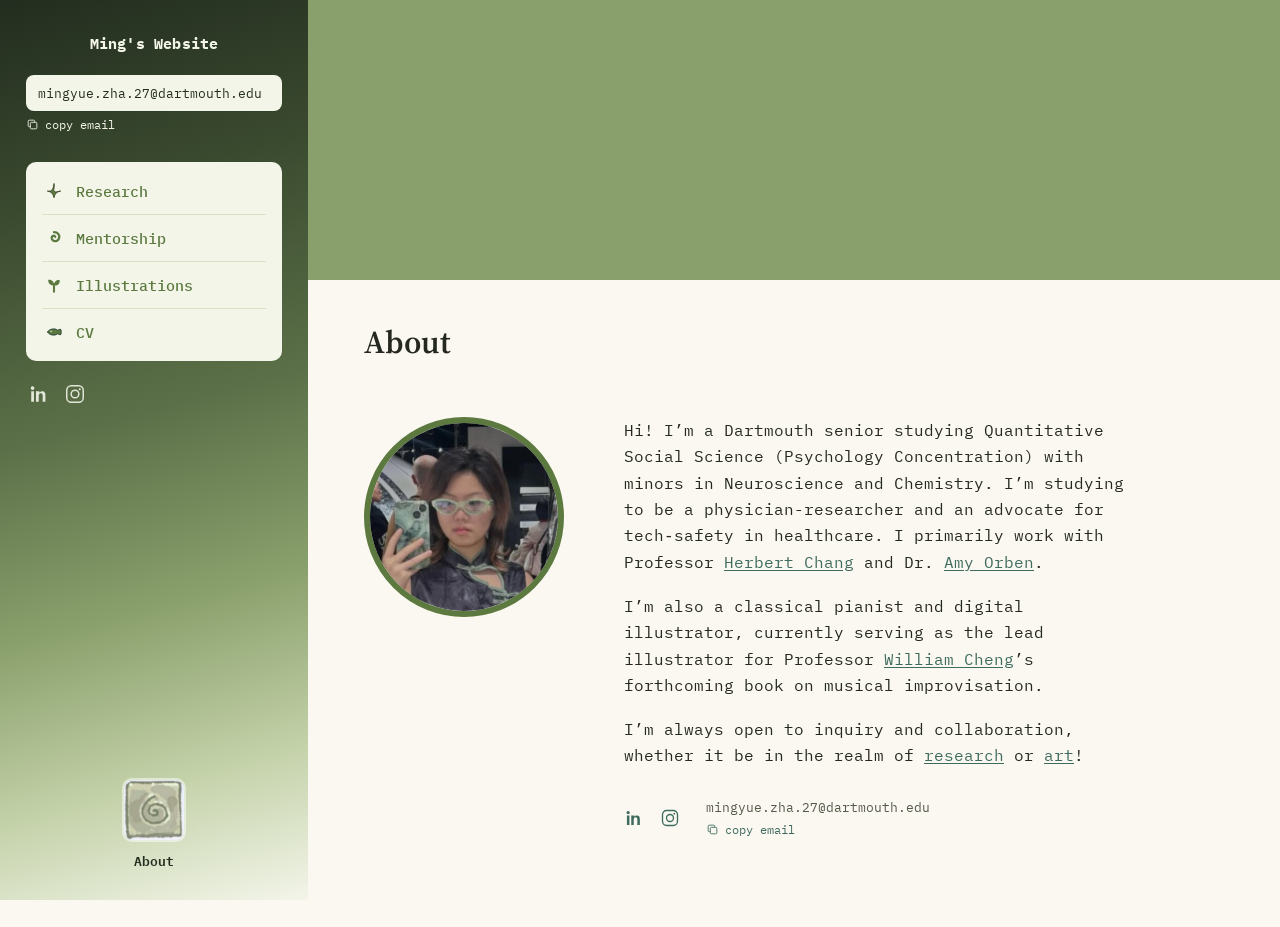
<file: index.html>
<!DOCTYPE html>
<html lang="en">
<head>
<meta charset="UTF-8">
<meta name="viewport" content="width=device-width, initial-scale=1.0">
<title>About — Mingyue Zha</title>
<link rel="stylesheet" href="assets/css/style.css">
</head>
<body>
<div class="layout">

  <aside class="sidebar">
    <div class="sidebar-deco" aria-hidden="true">
      <img class="deco-top" src="assets/img/squiggle-light.svg" alt="">
      <img class="deco-bottom" src="assets/img/squiggle-dark.svg" alt="">
      <div class="deco-dots"></div>
    </div>

    <a class="logo-link" href="index.html" aria-label="Home">Ming's Website</a>

    <div class="email-box">mingyue.zha.27@dartmouth.edu</div>
    <button class="copy-row" data-copy="mingyue.zha.27@dartmouth.edu">
      <svg viewBox="0 0 24 24" fill="none"><rect x="8" y="8" width="12" height="12" rx="2" stroke="currentColor" stroke-width="1.6"/><path d="M16 8V6a2 2 0 0 0-2-2H6a2 2 0 0 0-2 2v8a2 2 0 0 0 2 2h2" stroke="currentColor" stroke-width="1.6"/></svg>
      <span class="copy-label">copy email</span>
    </button>

    <nav class="tabs" aria-label="Primary">
      <ul>
          <li class="">
            <a href="research.html">
              <svg class="ic" viewBox="0 0 48 48"><path d="M24 6 C26 16, 22 20, 24 24 C26 28, 30 26, 40 24 C30 26, 26 30, 24 40 C22 30, 18 26, 8 24 C18 26, 22 22, 24 6 Z" fill="currentColor" stroke="#33421f" stroke-width="2" stroke-linejoin="round"/></svg>
              Research
            </a>
          </li>
          <li class="">
            <a href="mentorship.html">
              <svg class="ic" viewBox="0 0 48 48"><path d="M24 10 C33 10, 39 17, 36 25 C33 33, 22 34, 19 26 C17 20, 24 16, 27 21" fill="none" stroke="currentColor" stroke-width="5.5" stroke-linecap="round"/></svg>
              Mentorship
            </a>
          </li>
          <li class="">
            <a href="illustrations.html">
              <svg class="ic" viewBox="0 0 48 48"><path d="M24 40 L24 22" stroke="currentColor" stroke-width="5" stroke-linecap="round"/><path d="M24 24 C24 12, 14 10, 10 12 C10 22, 18 26, 24 24 Z" fill="currentColor"/><path d="M24 24 C24 14, 34 10, 38 13 C38 23, 30 27, 24 24 Z" fill="currentColor"/></svg>
              Illustrations
            </a>
          </li>
          <li class="">
            <a href="cv.html">
              <svg class="ic" viewBox="0 0 48 48"><path d="M8 24 C14 16, 26 14, 33 20 C40 15, 42 18, 41 24 C42 30, 40 33, 33 28 C26 34, 14 32, 8 24 Z" fill="currentColor" stroke="#0f2b28" stroke-width="2" stroke-linejoin="round"/><circle cx="17" cy="22" r="1.8" fill="#eef1e0"/></svg>
              CV
            </a>
          </li>
      </ul>
    </nav>

    <div class="social-row">
      <a href="https://www.linkedin.com/in/mingyuezha/" target="_blank" rel="noopener" aria-label="LinkedIn"><svg viewBox="0 0 24 24" fill="none"><path d="M4.98 3.5a2 2 0 1 1 0 4 2 2 0 0 1 0-4ZM3.5 9h3v11.5h-3V9Zm6 0h2.9v1.6h.04c.4-.76 1.4-1.6 2.9-1.6 3.1 0 3.66 2 3.66 4.7v6.8h-3v-6c0-1.44-.03-3.3-2-3.3-2 0-2.3 1.56-2.3 3.2v6.1h-3V9Z" fill="currentColor"/></svg></a>
      <a href="https://www.instagram.com/mingyue_zha/" target="_blank" rel="noopener" aria-label="Instagram"><svg viewBox="0 0 24 24" fill="none"><rect x="3" y="3" width="18" height="18" rx="5" stroke="currentColor" stroke-width="1.6"/><circle cx="12" cy="12" r="4.2" stroke="currentColor" stroke-width="1.6"/><circle cx="17.2" cy="6.8" r="1.1" fill="currentColor"/></svg></a>
    </div>

    <div class="sidebar-spacer"></div>

    <a class="home-badge" href="index.html">
      <img src="assets/img/home-badge.jpg" alt="">
      <span>About</span>
    </a>
  </aside>
  <main class="content">
    <div class="banner sage" aria-hidden="true"></div>
    <div class="page">

      <div class="heading-row"><h1>About</h1></div>
      <div class="about-grid">
        <div class="avatar"><img src="assets/img/profile.png" alt="Portrait of Mingyue Zha"></div>
        <div>
          <p>Hi! I&rsquo;m a Dartmouth senior studying Quantitative Social Science (Psychology Concentration) with
          minors in Neuroscience and Chemistry. I&rsquo;m studying to be a physician-researcher and an advocate for
          tech&#8209;safety in healthcare. I primarily work with Professor <a href="https://www.herbert-chang.com/" target="_blank" rel="noopener">Herbert Chang</a> and
          Dr. <a href="https://amyorben.com/" target="_blank" rel="noopener">Amy Orben</a>.</p>
          <p>I&rsquo;m also a classical pianist and digital illustrator, currently serving as the lead illustrator
          for Professor <a href="https://willxcheng.com/" target="_blank" rel="noopener">William Cheng</a>&rsquo;s forthcoming book on musical improvisation.</p>
          <p>I&rsquo;m always open to inquiry and collaboration, whether it be in the realm of
          <a href="research.html">research</a> or <a href="illustrations.html">art</a>!</p>

          <div class="links-row">
            <div class="social-inline">
              <a href="https://www.linkedin.com/in/mingyuezha/" target="_blank" rel="noopener" aria-label="LinkedIn"><svg viewBox="0 0 24 24" fill="none"><path d="M4.98 3.5a2 2 0 1 1 0 4 2 2 0 0 1 0-4ZM3.5 9h3v11.5h-3V9Zm6 0h2.9v1.6h.04c.4-.76 1.4-1.6 2.9-1.6 3.1 0 3.66 2 3.66 4.7v6.8h-3v-6c0-1.44-.03-3.3-2-3.3-2 0-2.3 1.56-2.3 3.2v6.1h-3V9Z" fill="currentColor"/></svg></a>
              <a href="https://www.instagram.com/mingyue_zha/" target="_blank" rel="noopener" aria-label="Instagram"><svg viewBox="0 0 24 24" fill="none"><rect x="3" y="3" width="18" height="18" rx="5" stroke="currentColor" stroke-width="1.6"/><circle cx="12" cy="12" r="4.2" stroke="currentColor" stroke-width="1.6"/><circle cx="17.2" cy="6.8" r="1.1" fill="currentColor"/></svg></a>
            </div>
            <div class="email-inline">
              mingyue.zha.27@dartmouth.edu<br>
              <button class="copy-row" data-copy="mingyue.zha.27@dartmouth.edu"><svg viewBox="0 0 24 24" fill="none"><rect x="8" y="8" width="12" height="12" rx="2" stroke="currentColor" stroke-width="1.6"/><path d="M16 8V6a2 2 0 0 0-2-2H6a2 2 0 0 0-2 2v8a2 2 0 0 0 2 2h2" stroke="currentColor" stroke-width="1.6"/></svg><span class="copy-label">copy email</span></button>
            </div>
          </div>
        </div>
      </div>

    </div>
  </main>
</div>
<script src="assets/js/main.js"></script>
</body>
</html>
</file>
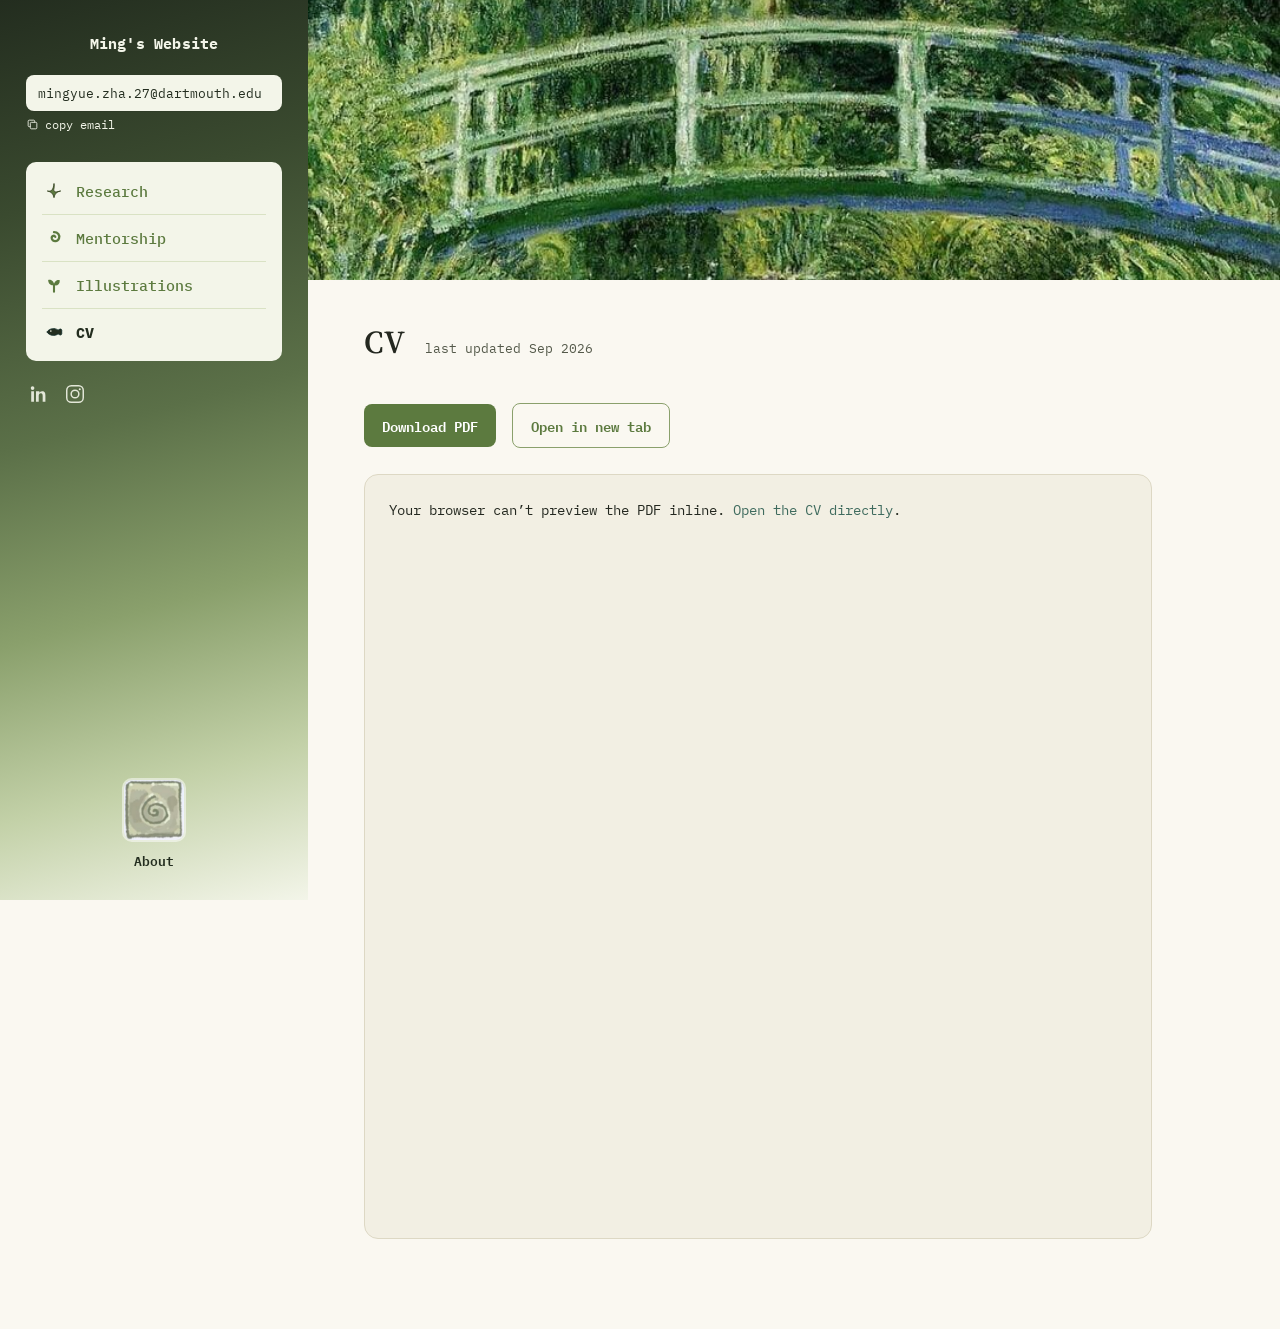
<file: cv.html>
<!DOCTYPE html>
<html lang="en">
<head>
<meta charset="UTF-8">
<meta name="viewport" content="width=device-width, initial-scale=1.0">
<title>CV — Mingyue Zha</title>
<link rel="stylesheet" href="assets/css/style.css">
</head>
<body>
<div class="layout">

  <aside class="sidebar">
    <div class="sidebar-deco" aria-hidden="true">
      <img class="deco-top" src="assets/img/squiggle-light.svg" alt="">
      <img class="deco-bottom" src="assets/img/squiggle-dark.svg" alt="">
      <div class="deco-dots"></div>
    </div>

    <a class="logo-link" href="index.html" aria-label="Home">Ming's Website</a>

    <div class="email-box">mingyue.zha.27@dartmouth.edu</div>
    <button class="copy-row" data-copy="mingyue.zha.27@dartmouth.edu">
      <svg viewBox="0 0 24 24" fill="none"><rect x="8" y="8" width="12" height="12" rx="2" stroke="currentColor" stroke-width="1.6"/><path d="M16 8V6a2 2 0 0 0-2-2H6a2 2 0 0 0-2 2v8a2 2 0 0 0 2 2h2" stroke="currentColor" stroke-width="1.6"/></svg>
      <span class="copy-label">copy email</span>
    </button>

    <nav class="tabs" aria-label="Primary">
      <ul>
          <li class="">
            <a href="research.html">
              <svg class="ic" viewBox="0 0 48 48"><path d="M24 6 C26 16, 22 20, 24 24 C26 28, 30 26, 40 24 C30 26, 26 30, 24 40 C22 30, 18 26, 8 24 C18 26, 22 22, 24 6 Z" fill="currentColor" stroke="#33421f" stroke-width="2" stroke-linejoin="round"/></svg>
              Research
            </a>
          </li>
          <li class="">
            <a href="mentorship.html">
              <svg class="ic" viewBox="0 0 48 48"><path d="M24 10 C33 10, 39 17, 36 25 C33 33, 22 34, 19 26 C17 20, 24 16, 27 21" fill="none" stroke="currentColor" stroke-width="5.5" stroke-linecap="round"/></svg>
              Mentorship
            </a>
          </li>
          <li class="">
            <a href="illustrations.html">
              <svg class="ic" viewBox="0 0 48 48"><path d="M24 40 L24 22" stroke="currentColor" stroke-width="5" stroke-linecap="round"/><path d="M24 24 C24 12, 14 10, 10 12 C10 22, 18 26, 24 24 Z" fill="currentColor"/><path d="M24 24 C24 14, 34 10, 38 13 C38 23, 30 27, 24 24 Z" fill="currentColor"/></svg>
              Illustrations
            </a>
          </li>
          <li class="active">
            <a href="cv.html">
              <svg class="ic" viewBox="0 0 48 48"><path d="M8 24 C14 16, 26 14, 33 20 C40 15, 42 18, 41 24 C42 30, 40 33, 33 28 C26 34, 14 32, 8 24 Z" fill="currentColor" stroke="#0f2b28" stroke-width="2" stroke-linejoin="round"/><circle cx="17" cy="22" r="1.8" fill="#eef1e0"/></svg>
              CV
            </a>
          </li>
      </ul>
    </nav>

    <div class="social-row">
      <a href="https://www.linkedin.com/in/mingyuezha/" target="_blank" rel="noopener" aria-label="LinkedIn"><svg viewBox="0 0 24 24" fill="none"><path d="M4.98 3.5a2 2 0 1 1 0 4 2 2 0 0 1 0-4ZM3.5 9h3v11.5h-3V9Zm6 0h2.9v1.6h.04c.4-.76 1.4-1.6 2.9-1.6 3.1 0 3.66 2 3.66 4.7v6.8h-3v-6c0-1.44-.03-3.3-2-3.3-2 0-2.3 1.56-2.3 3.2v6.1h-3V9Z" fill="currentColor"/></svg></a>
      <a href="https://www.instagram.com/mingyue_zha/" target="_blank" rel="noopener" aria-label="Instagram"><svg viewBox="0 0 24 24" fill="none"><rect x="3" y="3" width="18" height="18" rx="5" stroke="currentColor" stroke-width="1.6"/><circle cx="12" cy="12" r="4.2" stroke="currentColor" stroke-width="1.6"/><circle cx="17.2" cy="6.8" r="1.1" fill="currentColor"/></svg></a>
    </div>

    <div class="sidebar-spacer"></div>

    <a class="home-badge" href="index.html">
      <img src="assets/img/home-badge.jpg" alt="">
      <span>About</span>
    </a>
  </aside>
  <main class="content">
    <div class="banner"><img src="assets/img/cv_banner.jpg" alt="Monet-style painting of a footbridge over a lily pond"></div>
    <div class="page">

      <div class="heading-row"><h1>CV</h1><span class="eyebrow">last updated Sep 2026</span></div>
      <div class="cv-actions">
        <a class="btn" href="assets/cv/Mingyue_Zha_CV.pdf" download>Download PDF</a>
        <a class="btn secondary" href="assets/cv/Mingyue_Zha_CV.pdf" target="_blank" rel="noopener">Open in new tab</a>
      </div>
      <div class="cv-frame-wrap">
        <object data="assets/cv/Mingyue_Zha_CV.pdf" type="application/pdf">
          <p style="padding:24px;font-size:14px;">
            Your browser can&rsquo;t preview the PDF inline.
            <a href="assets/cv/Mingyue_Zha_CV.pdf">Open the CV directly</a>.
          </p>
        </object>
      </div>

    </div>
  </main>
</div>
<script src="assets/js/main.js"></script>
</body>
</html>
</file>
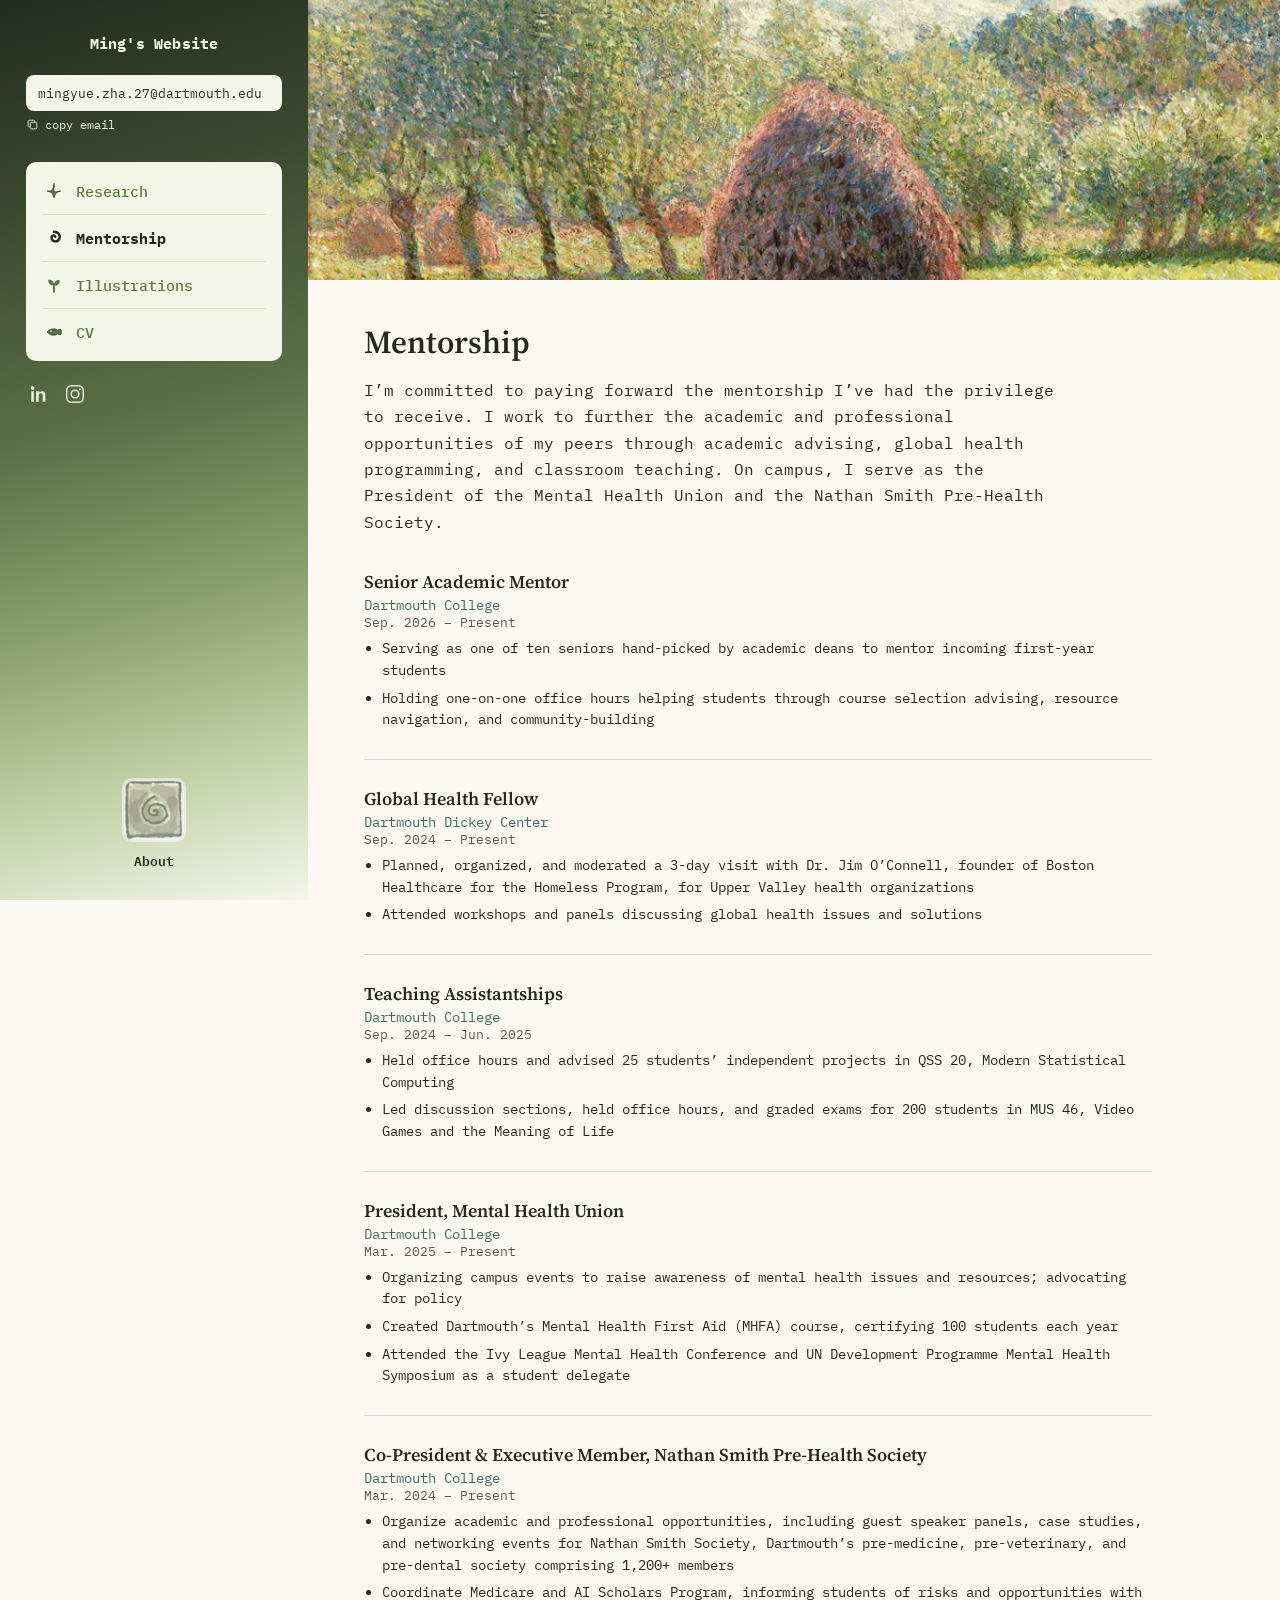
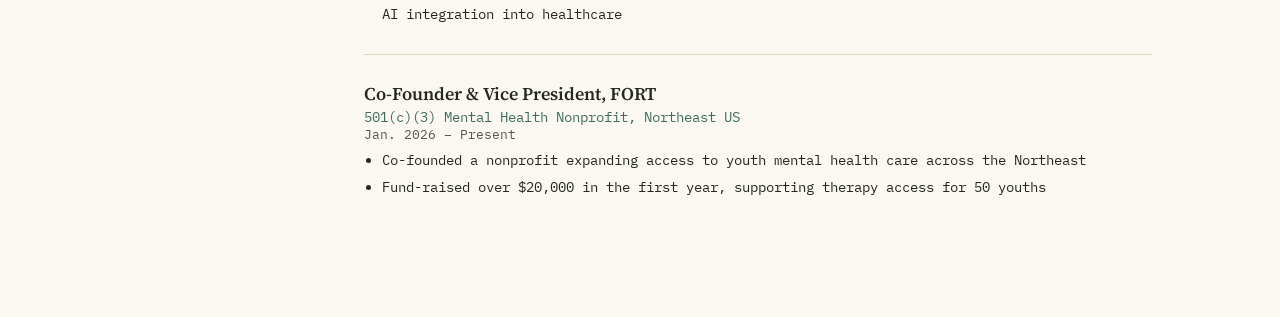
<file: mentorship.html>
<!DOCTYPE html>
<html lang="en">
<head>
<meta charset="UTF-8">
<meta name="viewport" content="width=device-width, initial-scale=1.0">
<title>Mentorship — Mingyue Zha</title>
<link rel="stylesheet" href="assets/css/style.css">
</head>
<body>
<div class="layout">

  <aside class="sidebar">
    <div class="sidebar-deco" aria-hidden="true">
      <img class="deco-top" src="assets/img/squiggle-light.svg" alt="">
      <img class="deco-bottom" src="assets/img/squiggle-dark.svg" alt="">
      <div class="deco-dots"></div>
    </div>

    <a class="logo-link" href="index.html" aria-label="Home">Ming's Website</a>

    <div class="email-box">mingyue.zha.27@dartmouth.edu</div>
    <button class="copy-row" data-copy="mingyue.zha.27@dartmouth.edu">
      <svg viewBox="0 0 24 24" fill="none"><rect x="8" y="8" width="12" height="12" rx="2" stroke="currentColor" stroke-width="1.6"/><path d="M16 8V6a2 2 0 0 0-2-2H6a2 2 0 0 0-2 2v8a2 2 0 0 0 2 2h2" stroke="currentColor" stroke-width="1.6"/></svg>
      <span class="copy-label">copy email</span>
    </button>

    <nav class="tabs" aria-label="Primary">
      <ul>
          <li class="">
            <a href="research.html">
              <svg class="ic" viewBox="0 0 48 48"><path d="M24 6 C26 16, 22 20, 24 24 C26 28, 30 26, 40 24 C30 26, 26 30, 24 40 C22 30, 18 26, 8 24 C18 26, 22 22, 24 6 Z" fill="currentColor" stroke="#33421f" stroke-width="2" stroke-linejoin="round"/></svg>
              Research
            </a>
          </li>
          <li class="active">
            <a href="mentorship.html">
              <svg class="ic" viewBox="0 0 48 48"><path d="M24 10 C33 10, 39 17, 36 25 C33 33, 22 34, 19 26 C17 20, 24 16, 27 21" fill="none" stroke="currentColor" stroke-width="5.5" stroke-linecap="round"/></svg>
              Mentorship
            </a>
          </li>
          <li class="">
            <a href="illustrations.html">
              <svg class="ic" viewBox="0 0 48 48"><path d="M24 40 L24 22" stroke="currentColor" stroke-width="5" stroke-linecap="round"/><path d="M24 24 C24 12, 14 10, 10 12 C10 22, 18 26, 24 24 Z" fill="currentColor"/><path d="M24 24 C24 14, 34 10, 38 13 C38 23, 30 27, 24 24 Z" fill="currentColor"/></svg>
              Illustrations
            </a>
          </li>
          <li class="">
            <a href="cv.html">
              <svg class="ic" viewBox="0 0 48 48"><path d="M8 24 C14 16, 26 14, 33 20 C40 15, 42 18, 41 24 C42 30, 40 33, 33 28 C26 34, 14 32, 8 24 Z" fill="currentColor" stroke="#0f2b28" stroke-width="2" stroke-linejoin="round"/><circle cx="17" cy="22" r="1.8" fill="#eef1e0"/></svg>
              CV
            </a>
          </li>
      </ul>
    </nav>

    <div class="social-row">
      <a href="https://www.linkedin.com/in/mingyuezha/" target="_blank" rel="noopener" aria-label="LinkedIn"><svg viewBox="0 0 24 24" fill="none"><path d="M4.98 3.5a2 2 0 1 1 0 4 2 2 0 0 1 0-4ZM3.5 9h3v11.5h-3V9Zm6 0h2.9v1.6h.04c.4-.76 1.4-1.6 2.9-1.6 3.1 0 3.66 2 3.66 4.7v6.8h-3v-6c0-1.44-.03-3.3-2-3.3-2 0-2.3 1.56-2.3 3.2v6.1h-3V9Z" fill="currentColor"/></svg></a>
      <a href="https://www.instagram.com/mingyue_zha/" target="_blank" rel="noopener" aria-label="Instagram"><svg viewBox="0 0 24 24" fill="none"><rect x="3" y="3" width="18" height="18" rx="5" stroke="currentColor" stroke-width="1.6"/><circle cx="12" cy="12" r="4.2" stroke="currentColor" stroke-width="1.6"/><circle cx="17.2" cy="6.8" r="1.1" fill="currentColor"/></svg></a>
    </div>

    <div class="sidebar-spacer"></div>

    <a class="home-badge" href="index.html">
      <img src="assets/img/home-badge.jpg" alt="">
      <span>About</span>
    </a>
  </aside>
  <main class="content">
    <div class="banner"><img src="assets/img/mentorship_banner.webp" alt="Monet-style painting of a haystack in a sunlit field"></div>
    <div class="page">

      <div class="heading-row"><h1>Mentorship</h1></div>
      <p class="lede">I&rsquo;m committed to paying forward the mentorship I&rsquo;ve had the privilege to receive.
      I work to further the academic and professional opportunities of my peers through academic advising,
      global health programming, and classroom teaching. On campus, I serve as the President of the Mental
      Health Union and the Nathan Smith Pre-Health Society.</p>
      <div class="exp-list">
      <div class="exp">
        <div class="role">Senior Academic Mentor</div>
        <div class="org">Dartmouth College</div>
        <div class="when">Sep. 2026 &ndash; Present</div>
        <ul><li>Serving as one of ten seniors hand-picked by academic deans to mentor incoming first-year students</li>
<li>Holding one-on-one office hours helping students through course selection advising, resource navigation, and community-building</li></ul>
      </div>
      <div class="exp">
        <div class="role">Global Health Fellow</div>
        <div class="org">Dartmouth Dickey Center</div>
        <div class="when">Sep. 2024 &ndash; Present</div>
        <ul><li>Planned, organized, and moderated a 3-day visit with Dr. Jim O&rsquo;Connell, founder of Boston Healthcare for the Homeless Program, for Upper Valley health organizations</li>
<li>Attended workshops and panels discussing global health issues and solutions</li></ul>
      </div>
      <div class="exp">
        <div class="role">Teaching Assistantships</div>
        <div class="org">Dartmouth College</div>
        <div class="when">Sep. 2024 &ndash; Jun. 2025</div>
        <ul><li>Held office hours and advised 25 students&rsquo; independent projects in QSS 20, Modern Statistical Computing</li>
<li>Led discussion sections, held office hours, and graded exams for 200 students in MUS 46, Video Games and the Meaning of Life</li></ul>
      </div>
      <div class="exp">
        <div class="role">President, Mental Health Union</div>
        <div class="org">Dartmouth College</div>
        <div class="when">Mar. 2025 &ndash; Present</div>
        <ul><li>Organizing campus events to raise awareness of mental health issues and resources; advocating for policy</li>
<li>Created Dartmouth&rsquo;s Mental Health First Aid (MHFA) course, certifying 100 students each year</li>
<li>Attended the Ivy League Mental Health Conference and UN Development Programme Mental Health Symposium as a student delegate</li></ul>
      </div>
      <div class="exp">
        <div class="role">Co-President &amp; Executive Member, Nathan Smith Pre-Health Society</div>
        <div class="org">Dartmouth College</div>
        <div class="when">Mar. 2024 &ndash; Present</div>
        <ul><li>Organize academic and professional opportunities, including guest speaker panels, case studies, and networking events for Nathan Smith Society, Dartmouth&rsquo;s pre-medicine, pre-veterinary, and pre-dental society comprising 1,200+ members</li>
<li>Coordinate Medicare and AI Scholars Program, informing students of risks and opportunities with AI integration into healthcare</li></ul>
      </div>
      <div class="exp">
        <div class="role">Co-Founder &amp; Vice President, FORT</div>
        <div class="org">501(c)(3) Mental Health Nonprofit, Northeast US</div>
        <div class="when">Jan. 2026 &ndash; Present</div>
        <ul><li>Co-founded a nonprofit expanding access to youth mental health care across the Northeast</li>
<li>Fund-raised over $20,000 in the first year, supporting therapy access for 50 youths</li></ul>
      </div>
      </div>

    </div>
  </main>
</div>
<script src="assets/js/main.js"></script>
</body>
</html>
</file>
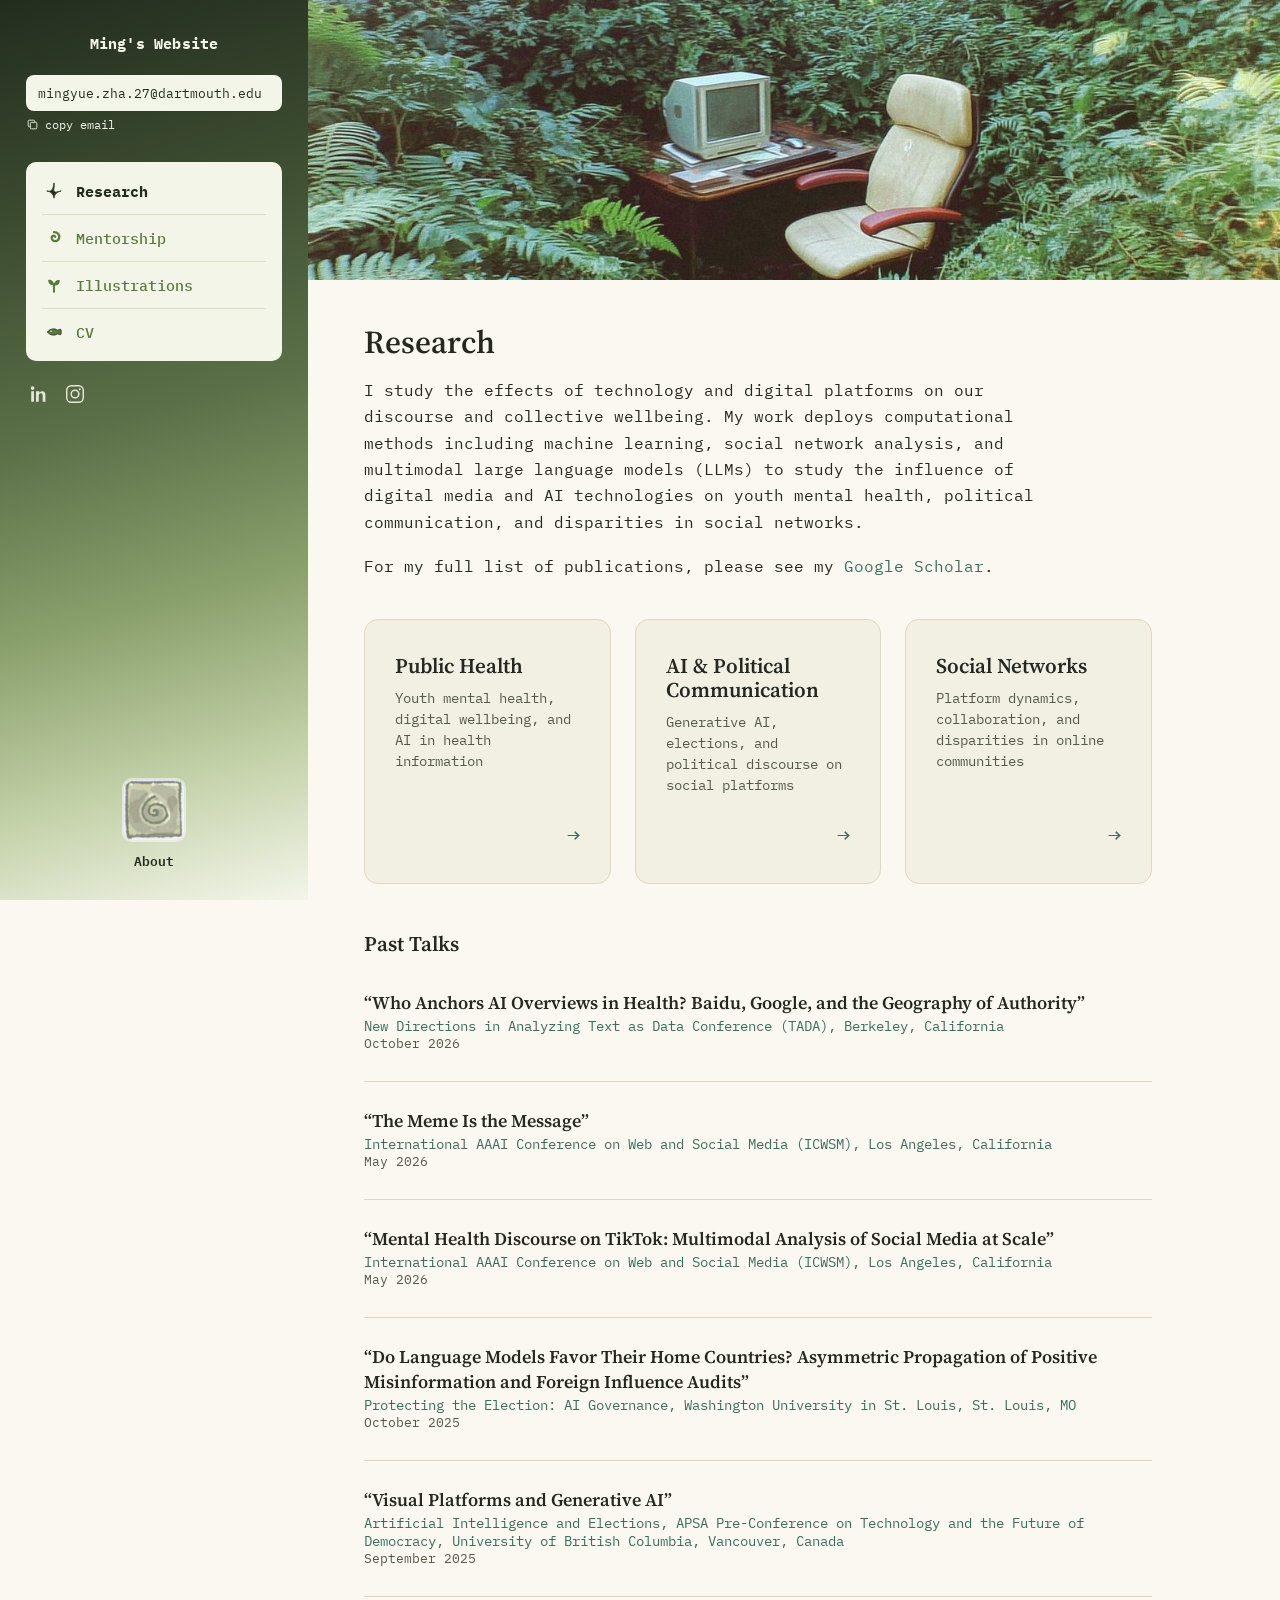
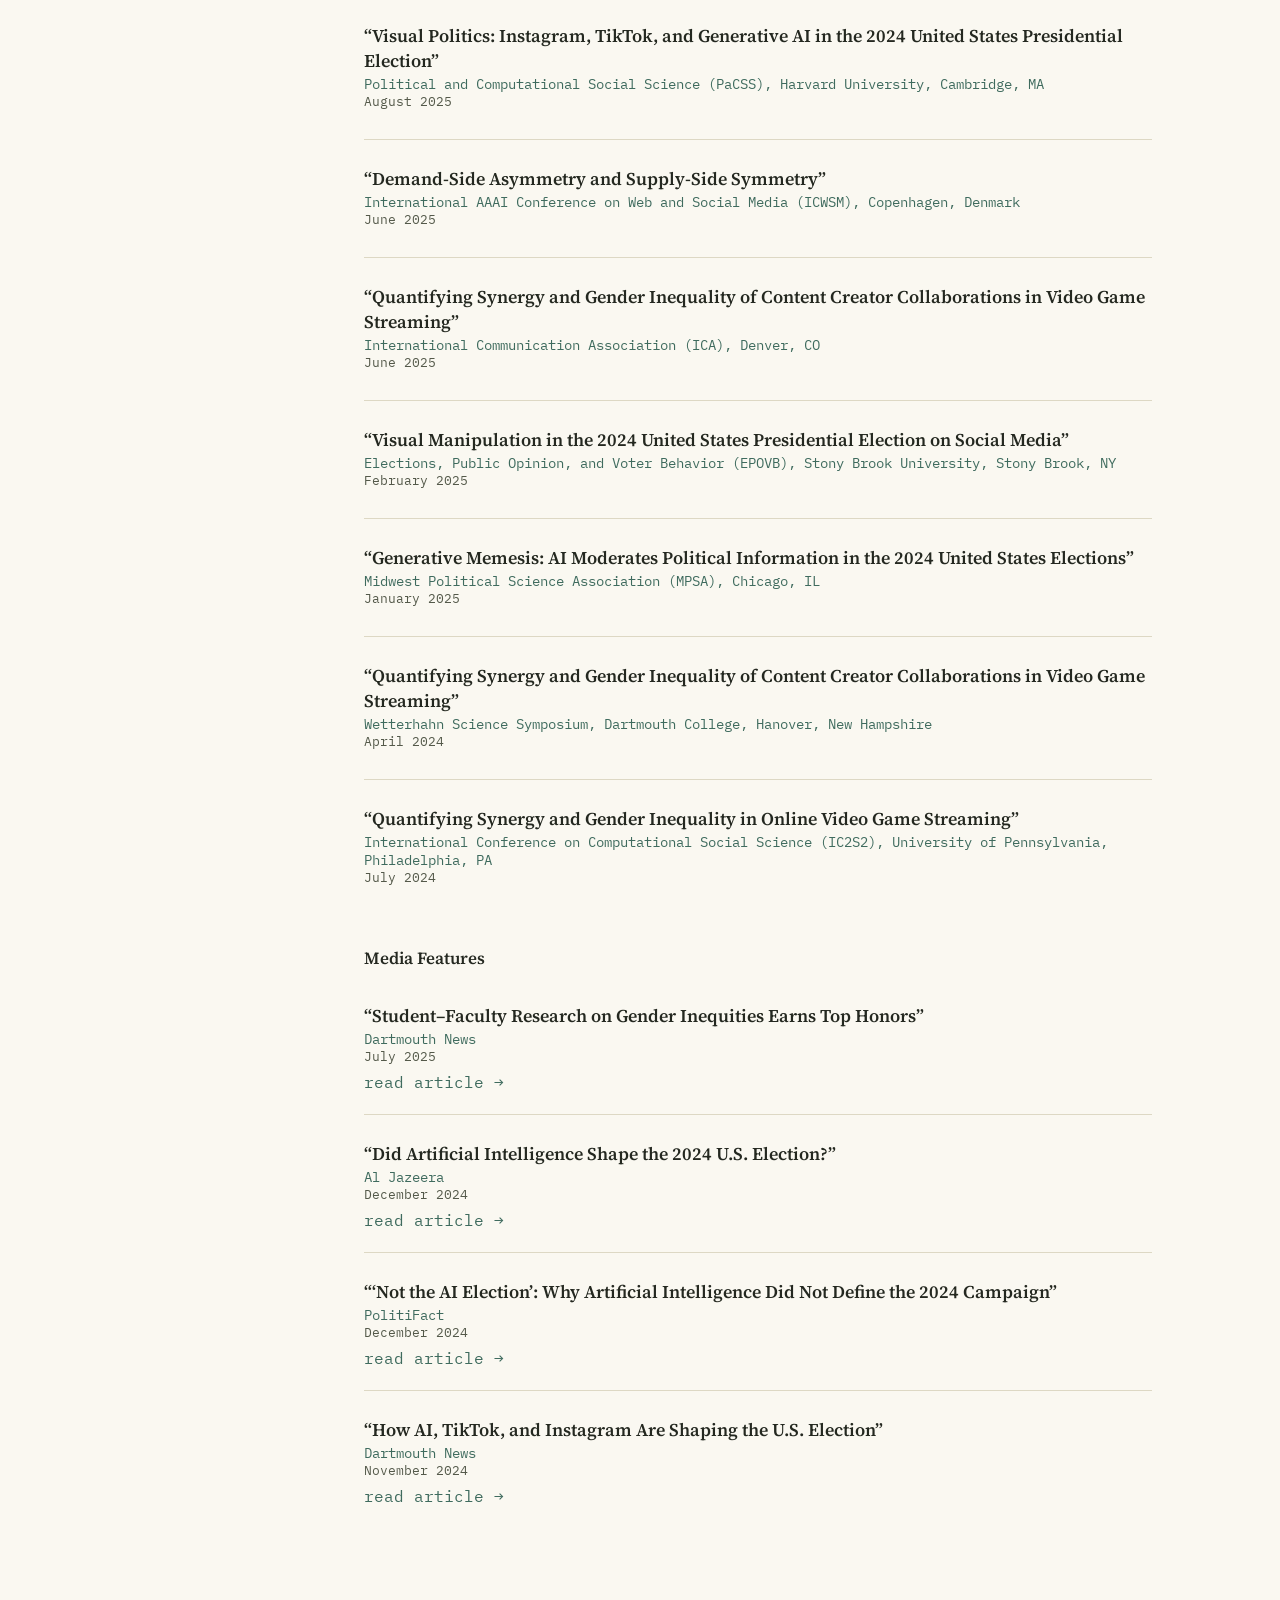
<file: research.html>
<!DOCTYPE html>
<html lang="en">
<head>
<meta charset="UTF-8">
<meta name="viewport" content="width=device-width, initial-scale=1.0">
<title>Research — Mingyue Zha</title>
<link rel="stylesheet" href="assets/css/style.css">
</head>
<body>
<div class="layout">

  <aside class="sidebar">
    <div class="sidebar-deco" aria-hidden="true">
      <img class="deco-top" src="assets/img/squiggle-light.svg" alt="">
      <img class="deco-bottom" src="assets/img/squiggle-dark.svg" alt="">
      <div class="deco-dots"></div>
    </div>

    <a class="logo-link" href="index.html" aria-label="Home">Ming's Website</a>

    <div class="email-box">mingyue.zha.27@dartmouth.edu</div>
    <button class="copy-row" data-copy="mingyue.zha.27@dartmouth.edu">
      <svg viewBox="0 0 24 24" fill="none"><rect x="8" y="8" width="12" height="12" rx="2" stroke="currentColor" stroke-width="1.6"/><path d="M16 8V6a2 2 0 0 0-2-2H6a2 2 0 0 0-2 2v8a2 2 0 0 0 2 2h2" stroke="currentColor" stroke-width="1.6"/></svg>
      <span class="copy-label">copy email</span>
    </button>

    <nav class="tabs" aria-label="Primary">
      <ul>
          <li class="active">
            <a href="research.html">
              <svg class="ic" viewBox="0 0 48 48"><path d="M24 6 C26 16, 22 20, 24 24 C26 28, 30 26, 40 24 C30 26, 26 30, 24 40 C22 30, 18 26, 8 24 C18 26, 22 22, 24 6 Z" fill="currentColor" stroke="#33421f" stroke-width="2" stroke-linejoin="round"/></svg>
              Research
            </a>
          </li>
          <li class="">
            <a href="mentorship.html">
              <svg class="ic" viewBox="0 0 48 48"><path d="M24 10 C33 10, 39 17, 36 25 C33 33, 22 34, 19 26 C17 20, 24 16, 27 21" fill="none" stroke="currentColor" stroke-width="5.5" stroke-linecap="round"/></svg>
              Mentorship
            </a>
          </li>
          <li class="">
            <a href="illustrations.html">
              <svg class="ic" viewBox="0 0 48 48"><path d="M24 40 L24 22" stroke="currentColor" stroke-width="5" stroke-linecap="round"/><path d="M24 24 C24 12, 14 10, 10 12 C10 22, 18 26, 24 24 Z" fill="currentColor"/><path d="M24 24 C24 14, 34 10, 38 13 C38 23, 30 27, 24 24 Z" fill="currentColor"/></svg>
              Illustrations
            </a>
          </li>
          <li class="">
            <a href="cv.html">
              <svg class="ic" viewBox="0 0 48 48"><path d="M8 24 C14 16, 26 14, 33 20 C40 15, 42 18, 41 24 C42 30, 40 33, 33 28 C26 34, 14 32, 8 24 Z" fill="currentColor" stroke="#0f2b28" stroke-width="2" stroke-linejoin="round"/><circle cx="17" cy="22" r="1.8" fill="#eef1e0"/></svg>
              CV
            </a>
          </li>
      </ul>
    </nav>

    <div class="social-row">
      <a href="https://www.linkedin.com/in/mingyuezha/" target="_blank" rel="noopener" aria-label="LinkedIn"><svg viewBox="0 0 24 24" fill="none"><path d="M4.98 3.5a2 2 0 1 1 0 4 2 2 0 0 1 0-4ZM3.5 9h3v11.5h-3V9Zm6 0h2.9v1.6h.04c.4-.76 1.4-1.6 2.9-1.6 3.1 0 3.66 2 3.66 4.7v6.8h-3v-6c0-1.44-.03-3.3-2-3.3-2 0-2.3 1.56-2.3 3.2v6.1h-3V9Z" fill="currentColor"/></svg></a>
      <a href="https://www.instagram.com/mingyue_zha/" target="_blank" rel="noopener" aria-label="Instagram"><svg viewBox="0 0 24 24" fill="none"><rect x="3" y="3" width="18" height="18" rx="5" stroke="currentColor" stroke-width="1.6"/><circle cx="12" cy="12" r="4.2" stroke="currentColor" stroke-width="1.6"/><circle cx="17.2" cy="6.8" r="1.1" fill="currentColor"/></svg></a>
    </div>

    <div class="sidebar-spacer"></div>

    <a class="home-badge" href="index.html">
      <img src="assets/img/home-badge.jpg" alt="">
      <span>About</span>
    </a>
  </aside>
  <main class="content">
    <div class="banner"><img src="assets/img/research_banner.jpg" alt="An old television and chair overtaken by a lush forest"></div>
    <div class="page">

      <div class="heading-row"><h1>Research</h1></div>
      <p class="lede">I study the effects of technology and digital platforms on our discourse and collective
      wellbeing. My work deploys computational methods including machine learning, social network analysis,
      and multimodal large language models (LLMs) to study the influence of digital media and AI technologies
      on youth mental health, political communication, and disparities in social networks.</p>
      <p class="lede">For my full list of publications, please see my <a href="https://scholar.google.com/citations?user=7y8Gcd4AAAAJ&hl=en" target="_blank" rel="noopener">Google Scholar</a>.</p>

      <div class="research-grid">
        <a class="research-card" href="research/public-health.html">
          <div>
            <h3>Public Health</h3>
            <p>Youth mental health, digital wellbeing, and AI in health information</p>
          </div>
          <span class="arrow">&rarr;</span>
        </a>
        <a class="research-card" href="research/ai-political-communication.html">
          <div>
            <h3>AI &amp; Political Communication</h3>
            <p>Generative AI, elections, and political discourse on social platforms</p>
          </div>
          <span class="arrow">&rarr;</span>
        </a>
        <a class="research-card" href="research/social-networks.html">
          <div>
            <h3>Social Networks</h3>
            <p>Platform dynamics, collaboration, and disparities in online communities</p>
          </div>
          <span class="arrow">&rarr;</span>
        </a>
      </div>

      <div class="research-section">
        <h2>Past Talks</h2>
        <div class="exp-list">
          <div class="exp">
            <div class="role">&ldquo;Who Anchors AI Overviews in Health? Baidu, Google, and the Geography of Authority&rdquo;</div>
            <div class="org">New Directions in Analyzing Text as Data Conference (TADA), Berkeley, California</div>
            <div class="when">October 2026</div>
          </div>
          <div class="exp">
            <div class="role">&ldquo;The Meme Is the Message&rdquo;</div>
            <div class="org">International AAAI Conference on Web and Social Media (ICWSM), Los Angeles, California</div>
            <div class="when">May 2026</div>
          </div>
          <div class="exp">
            <div class="role">&ldquo;Mental Health Discourse on TikTok: Multimodal Analysis of Social Media at Scale&rdquo;</div>
            <div class="org">International AAAI Conference on Web and Social Media (ICWSM), Los Angeles, California</div>
            <div class="when">May 2026</div>
          </div>
          <div class="exp">
            <div class="role">&ldquo;Do Language Models Favor Their Home Countries? Asymmetric Propagation of Positive Misinformation and Foreign Influence Audits&rdquo;</div>
            <div class="org">Protecting the Election: AI Governance, Washington University in St. Louis, St. Louis, MO</div>
            <div class="when">October 2025</div>
          </div>
          <div class="exp">
            <div class="role">&ldquo;Visual Platforms and Generative AI&rdquo;</div>
            <div class="org">Artificial Intelligence and Elections, APSA Pre-Conference on Technology and the Future of Democracy, University of British Columbia, Vancouver, Canada</div>
            <div class="when">September 2025</div>
          </div>
          <div class="exp">
            <div class="role">&ldquo;Visual Politics: Instagram, TikTok, and Generative AI in the 2024 United States Presidential Election&rdquo;</div>
            <div class="org">Political and Computational Social Science (PaCSS), Harvard University, Cambridge, MA</div>
            <div class="when">August 2025</div>
          </div>
          <div class="exp">
            <div class="role">&ldquo;Demand-Side Asymmetry and Supply-Side Symmetry&rdquo;</div>
            <div class="org">International AAAI Conference on Web and Social Media (ICWSM), Copenhagen, Denmark</div>
            <div class="when">June 2025</div>
          </div>
          <div class="exp">
            <div class="role">&ldquo;Quantifying Synergy and Gender Inequality of Content Creator Collaborations in Video Game Streaming&rdquo;</div>
            <div class="org">International Communication Association (ICA), Denver, CO</div>
            <div class="when">June 2025</div>
          </div>
          <div class="exp">
            <div class="role">&ldquo;Visual Manipulation in the 2024 United States Presidential Election on Social Media&rdquo;</div>
            <div class="org">Elections, Public Opinion, and Voter Behavior (EPOVB), Stony Brook University, Stony Brook, NY</div>
            <div class="when">February 2025</div>
          </div>
          <div class="exp">
            <div class="role">&ldquo;Generative Memesis: AI Moderates Political Information in the 2024 United States Elections&rdquo;</div>
            <div class="org">Midwest Political Science Association (MPSA), Chicago, IL</div>
            <div class="when">January 2025</div>
          </div>
          <div class="exp">
            <div class="role">&ldquo;Quantifying Synergy and Gender Inequality of Content Creator Collaborations in Video Game Streaming&rdquo;</div>
            <div class="org">Wetterhahn Science Symposium, Dartmouth College, Hanover, New Hampshire</div>
            <div class="when">April 2024</div>
          </div>
          <div class="exp">
            <div class="role">&ldquo;Quantifying Synergy and Gender Inequality in Online Video Game Streaming&rdquo;</div>
            <div class="org">International Conference on Computational Social Science (IC2S2), University of Pennsylvania, Philadelphia, PA</div>
            <div class="when">July 2024</div>
          </div>
        </div>

        <div class="research-subsection">
          <h3>Media Features</h3>
          <div class="exp-list">
            <div class="exp">
              <div class="role">&ldquo;Student&ndash;Faculty Research on Gender Inequities Earns Top Honors&rdquo;</div>
              <div class="org">Dartmouth News</div>
              <div class="when">July 2025</div>
              <a class="paper-link" href="https://fas.dartmouth.edu/news/2025/07/student-faculty-research-gender-inequities-gaming-earns-top-honors" target="_blank" rel="noopener">read article &rarr;</a>
            </div>
            <div class="exp">
              <div class="role">&ldquo;Did Artificial Intelligence Shape the 2024 U.S. Election?&rdquo;</div>
              <div class="org">Al Jazeera</div>
              <div class="when">December 2024</div>
              <a class="paper-link" href="https://www.aljazeera.com/news/2024/12/25/did-artificial-intelligence-shape-the-2024-us-election" target="_blank" rel="noopener">read article &rarr;</a>
            </div>
            <div class="exp">
              <div class="role">&ldquo;&lsquo;Not the AI Election&rsquo;: Why Artificial Intelligence Did Not Define the 2024 Campaign&rdquo;</div>
              <div class="org">PolitiFact</div>
              <div class="when">December 2024</div>
              <a class="paper-link" href="https://www.politifact.com/article/2024/dec/19/not-the-ai-election-why-artificial-intelligence-di/" target="_blank" rel="noopener">read article &rarr;</a>
            </div>
            <div class="exp">
              <div class="role">&ldquo;How AI, TikTok, and Instagram Are Shaping the U.S. Election&rdquo;</div>
              <div class="org">Dartmouth News</div>
              <div class="when">November 2024</div>
              <a class="paper-link" href="https://fas.dartmouth.edu/news/2024/11/how-ai-tiktok-and-instagram-are-shaping-us-election" target="_blank" rel="noopener">read article &rarr;</a>
            </div>
          </div>
        </div>
      </div>

    </div>
  </main>
</div>
<script src="assets/js/main.js"></script>
</body>
</html>
</file>
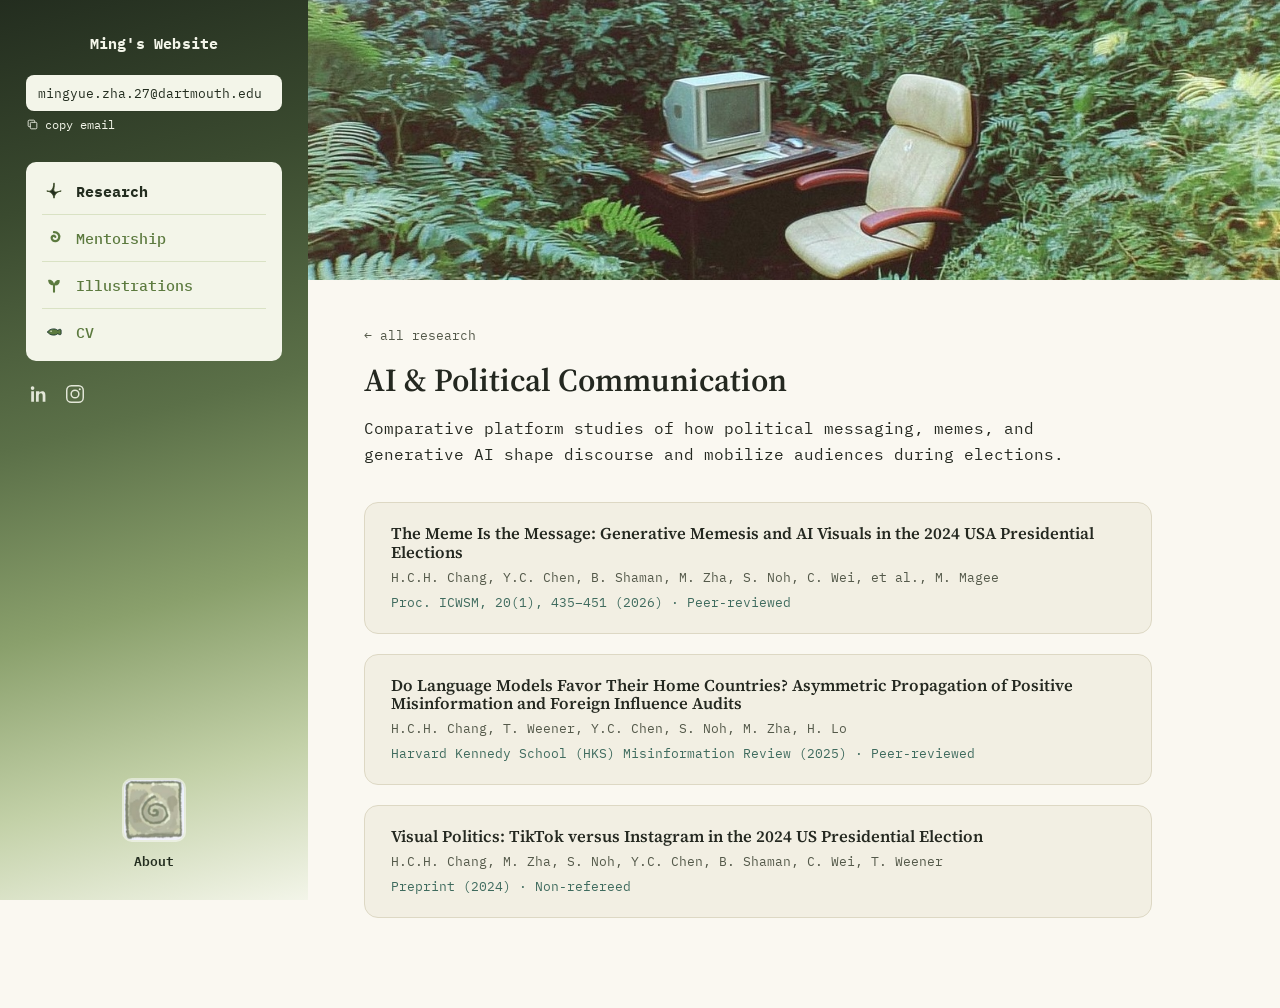
<file: research/ai-political-communication.html>
<!DOCTYPE html>
<html lang="en">
<head>
<meta charset="UTF-8">
<meta name="viewport" content="width=device-width, initial-scale=1.0">
<title>AI &amp; Political Communication — Mingyue Zha</title>
<link rel="stylesheet" href="../assets/css/style.css">
</head>
<body>
<div class="layout">

  <aside class="sidebar">
    <div class="sidebar-deco" aria-hidden="true">
      <img class="deco-top" src="../assets/img/squiggle-light.svg" alt="">
      <img class="deco-bottom" src="../assets/img/squiggle-dark.svg" alt="">
      <div class="deco-dots"></div>
    </div>

    <a class="logo-link" href="../index.html" aria-label="Home">Ming's Website</a>

    <div class="email-box">mingyue.zha.27@dartmouth.edu</div>
    <button class="copy-row" data-copy="mingyue.zha.27@dartmouth.edu">
      <svg viewBox="0 0 24 24" fill="none"><rect x="8" y="8" width="12" height="12" rx="2" stroke="currentColor" stroke-width="1.6"/><path d="M16 8V6a2 2 0 0 0-2-2H6a2 2 0 0 0-2 2v8a2 2 0 0 0 2 2h2" stroke="currentColor" stroke-width="1.6"/></svg>
      <span class="copy-label">copy email</span>
    </button>

    <nav class="tabs" aria-label="Primary">
      <ul>
          <li class="active">
            <a href="../research.html">
              <svg class="ic" viewBox="0 0 48 48"><path d="M24 6 C26 16, 22 20, 24 24 C26 28, 30 26, 40 24 C30 26, 26 30, 24 40 C22 30, 18 26, 8 24 C18 26, 22 22, 24 6 Z" fill="currentColor" stroke="#33421f" stroke-width="2" stroke-linejoin="round"/></svg>
              Research
            </a>
          </li>
          <li class="">
            <a href="../mentorship.html">
              <svg class="ic" viewBox="0 0 48 48"><path d="M24 10 C33 10, 39 17, 36 25 C33 33, 22 34, 19 26 C17 20, 24 16, 27 21" fill="none" stroke="currentColor" stroke-width="5.5" stroke-linecap="round"/></svg>
              Mentorship
            </a>
          </li>
          <li class="">
            <a href="../illustrations.html">
              <svg class="ic" viewBox="0 0 48 48"><path d="M24 40 L24 22" stroke="currentColor" stroke-width="5" stroke-linecap="round"/><path d="M24 24 C24 12, 14 10, 10 12 C10 22, 18 26, 24 24 Z" fill="currentColor"/><path d="M24 24 C24 14, 34 10, 38 13 C38 23, 30 27, 24 24 Z" fill="currentColor"/></svg>
              Illustrations
            </a>
          </li>
          <li class="">
            <a href="../cv.html">
              <svg class="ic" viewBox="0 0 48 48"><path d="M8 24 C14 16, 26 14, 33 20 C40 15, 42 18, 41 24 C42 30, 40 33, 33 28 C26 34, 14 32, 8 24 Z" fill="currentColor" stroke="#0f2b28" stroke-width="2" stroke-linejoin="round"/><circle cx="17" cy="22" r="1.8" fill="#eef1e0"/></svg>
              CV
            </a>
          </li>
      </ul>
    </nav>

    <div class="social-row">
      <a href="https://www.linkedin.com/in/mingyuezha/" target="_blank" rel="noopener" aria-label="LinkedIn"><svg viewBox="0 0 24 24" fill="none"><path d="M4.98 3.5a2 2 0 1 1 0 4 2 2 0 0 1 0-4ZM3.5 9h3v11.5h-3V9Zm6 0h2.9v1.6h.04c.4-.76 1.4-1.6 2.9-1.6 3.1 0 3.66 2 3.66 4.7v6.8h-3v-6c0-1.44-.03-3.3-2-3.3-2 0-2.3 1.56-2.3 3.2v6.1h-3V9Z" fill="currentColor"/></svg></a>
      <a href="https://www.instagram.com/mingyue_zha/" target="_blank" rel="noopener" aria-label="Instagram"><svg viewBox="0 0 24 24" fill="none"><rect x="3" y="3" width="18" height="18" rx="5" stroke="currentColor" stroke-width="1.6"/><circle cx="12" cy="12" r="4.2" stroke="currentColor" stroke-width="1.6"/><circle cx="17.2" cy="6.8" r="1.1" fill="currentColor"/></svg></a>
    </div>

    <div class="sidebar-spacer"></div>

    <a class="home-badge" href="../index.html">
      <img src="../assets/img/home-badge.jpg" alt="">
      <span>About</span>
    </a>
  </aside>
  <main class="content">
    <div class="banner"><img src="../assets/img/research_banner.jpg" alt="An old television and chair overtaken by a lush forest"></div>
    <div class="page">

      <a class="back-link" href="../research.html">&larr; all research</a>
      <div class="heading-row"><h1>AI &amp; Political Communication</h1></div>
      <p class="lede">Comparative platform studies of how political messaging, memes, and generative AI shape discourse and mobilize audiences during elections.</p>

      <div class="paper-list">
        <a class="paper" href="https://doi.org/10.1609/icwsm.v20i1.42647" target="_blank" rel="noopener">
          <h3>The Meme Is the Message: Generative Memesis and AI Visuals in the 2024 USA Presidential Elections</h3>
          <div class="meta">H.C.H. Chang, Y.C. Chen, B. Shaman, M. Zha, S. Noh, C. Wei, et al., M. Magee</div>
          <div class="venue">Proc. ICWSM, 20(1), 435&ndash;451 (2026) &middot; Peer-reviewed</div>
        </a>
        <a class="paper" href="https://doi.org/10.37016/mr-2020-183" target="_blank" rel="noopener">
          <h3>Do Language Models Favor Their Home Countries? Asymmetric Propagation of Positive Misinformation and Foreign Influence Audits</h3>
          <div class="meta">H.C.H. Chang, T. Weener, Y.C. Chen, S. Noh, M. Zha, H. Lo</div>
          <div class="venue">Harvard Kennedy School (HKS) Misinformation Review (2025) &middot; Peer-reviewed</div>
        </a>
        <a class="paper" href="https://doi.org/10.31235/osf.io/f6gub" target="_blank" rel="noopener">
          <h3>Visual Politics: TikTok versus Instagram in the 2024 US Presidential Election</h3>
          <div class="meta">H.C.H. Chang, M. Zha, S. Noh, Y.C. Chen, B. Shaman, C. Wei, T. Weener</div>
          <div class="venue">Preprint (2024) &middot; Non-refereed</div>
        </a>
      </div>

    </div>
  </main>
</div>
<script src="../assets/js/main.js"></script>
</body>
</html>
</file>
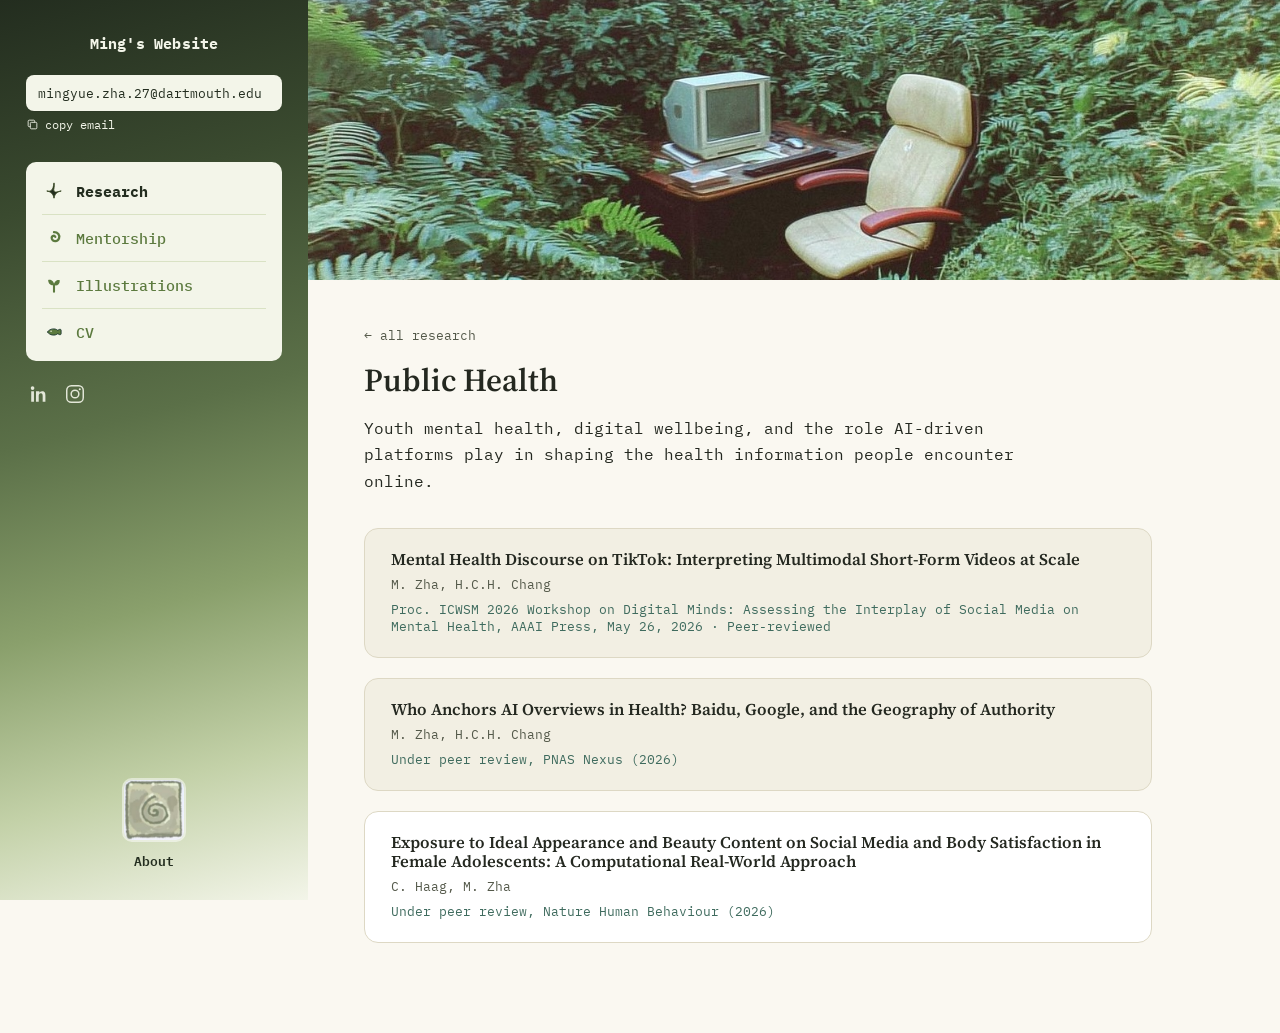
<file: research/public-health.html>
<!DOCTYPE html>
<html lang="en">
<head>
<meta charset="UTF-8">
<meta name="viewport" content="width=device-width, initial-scale=1.0">
<title>Public Health — Mingyue Zha</title>
<link rel="stylesheet" href="../assets/css/style.css">
</head>
<body>
<div class="layout">

  <aside class="sidebar">
    <div class="sidebar-deco" aria-hidden="true">
      <img class="deco-top" src="../assets/img/squiggle-light.svg" alt="">
      <img class="deco-bottom" src="../assets/img/squiggle-dark.svg" alt="">
      <div class="deco-dots"></div>
    </div>

    <a class="logo-link" href="../index.html" aria-label="Home">Ming's Website</a>

    <div class="email-box">mingyue.zha.27@dartmouth.edu</div>
    <button class="copy-row" data-copy="mingyue.zha.27@dartmouth.edu">
      <svg viewBox="0 0 24 24" fill="none"><rect x="8" y="8" width="12" height="12" rx="2" stroke="currentColor" stroke-width="1.6"/><path d="M16 8V6a2 2 0 0 0-2-2H6a2 2 0 0 0-2 2v8a2 2 0 0 0 2 2h2" stroke="currentColor" stroke-width="1.6"/></svg>
      <span class="copy-label">copy email</span>
    </button>

    <nav class="tabs" aria-label="Primary">
      <ul>
          <li class="active">
            <a href="../research.html">
              <svg class="ic" viewBox="0 0 48 48"><path d="M24 6 C26 16, 22 20, 24 24 C26 28, 30 26, 40 24 C30 26, 26 30, 24 40 C22 30, 18 26, 8 24 C18 26, 22 22, 24 6 Z" fill="currentColor" stroke="#33421f" stroke-width="2" stroke-linejoin="round"/></svg>
              Research
            </a>
          </li>
          <li class="">
            <a href="../mentorship.html">
              <svg class="ic" viewBox="0 0 48 48"><path d="M24 10 C33 10, 39 17, 36 25 C33 33, 22 34, 19 26 C17 20, 24 16, 27 21" fill="none" stroke="currentColor" stroke-width="5.5" stroke-linecap="round"/></svg>
              Mentorship
            </a>
          </li>
          <li class="">
            <a href="../illustrations.html">
              <svg class="ic" viewBox="0 0 48 48"><path d="M24 40 L24 22" stroke="currentColor" stroke-width="5" stroke-linecap="round"/><path d="M24 24 C24 12, 14 10, 10 12 C10 22, 18 26, 24 24 Z" fill="currentColor"/><path d="M24 24 C24 14, 34 10, 38 13 C38 23, 30 27, 24 24 Z" fill="currentColor"/></svg>
              Illustrations
            </a>
          </li>
          <li class="">
            <a href="../cv.html">
              <svg class="ic" viewBox="0 0 48 48"><path d="M8 24 C14 16, 26 14, 33 20 C40 15, 42 18, 41 24 C42 30, 40 33, 33 28 C26 34, 14 32, 8 24 Z" fill="currentColor" stroke="#0f2b28" stroke-width="2" stroke-linejoin="round"/><circle cx="17" cy="22" r="1.8" fill="#eef1e0"/></svg>
              CV
            </a>
          </li>
      </ul>
    </nav>

    <div class="social-row">
      <a href="https://www.linkedin.com/in/mingyuezha/" target="_blank" rel="noopener" aria-label="LinkedIn"><svg viewBox="0 0 24 24" fill="none"><path d="M4.98 3.5a2 2 0 1 1 0 4 2 2 0 0 1 0-4ZM3.5 9h3v11.5h-3V9Zm6 0h2.9v1.6h.04c.4-.76 1.4-1.6 2.9-1.6 3.1 0 3.66 2 3.66 4.7v6.8h-3v-6c0-1.44-.03-3.3-2-3.3-2 0-2.3 1.56-2.3 3.2v6.1h-3V9Z" fill="currentColor"/></svg></a>
      <a href="https://www.instagram.com/mingyue_zha/" target="_blank" rel="noopener" aria-label="Instagram"><svg viewBox="0 0 24 24" fill="none"><rect x="3" y="3" width="18" height="18" rx="5" stroke="currentColor" stroke-width="1.6"/><circle cx="12" cy="12" r="4.2" stroke="currentColor" stroke-width="1.6"/><circle cx="17.2" cy="6.8" r="1.1" fill="currentColor"/></svg></a>
    </div>

    <div class="sidebar-spacer"></div>

    <a class="home-badge" href="../index.html">
      <img src="../assets/img/home-badge.jpg" alt="">
      <span>About</span>
    </a>
  </aside>
  <main class="content">
    <div class="banner"><img src="../assets/img/research_banner.jpg" alt="An old television and chair overtaken by a lush forest"></div>
    <div class="page">

      <a class="back-link" href="../research.html">&larr; all research</a>
      <div class="heading-row"><h1>Public Health</h1></div>
      <p class="lede">Youth mental health, digital wellbeing, and the role AI-driven platforms play in shaping the health information people encounter online.</p>

      <div class="paper-list">
        <a class="paper" href="https://doi.org/10.36190/2026.25" target="_blank" rel="noopener">
          <h3>Mental Health Discourse on TikTok: Interpreting Multimodal Short-Form Videos at Scale</h3>
          <div class="meta">M. Zha, H.C.H. Chang</div>
          <div class="venue">Proc. ICWSM 2026 Workshop on Digital Minds: Assessing the Interplay of Social Media on Mental Health, AAAI Press, May 26, 2026 &middot; Peer-reviewed</div>
        </a>
        <a class="paper" href="https://arxiv.org/abs/2609.06798" target="_blank" rel="noopener">
          <h3>Who Anchors AI Overviews in Health? Baidu, Google, and the Geography of Authority</h3>
          <div class="meta">M. Zha, H.C.H. Chang</div>
          <div class="venue">Under peer review, PNAS Nexus (2026)</div>
        </a>
        <div class="paper no-link">
          <h3>Exposure to Ideal Appearance and Beauty Content on Social Media and Body Satisfaction in Female Adolescents: A Computational Real-World Approach</h3>
          <div class="meta">C. Haag, M. Zha</div>
          <div class="venue">Under peer review, Nature Human Behaviour (2026)</div>
        </div>
      </div>

    </div>
  </main>
</div>
<script src="../assets/js/main.js"></script>
</body>
</html>
</file>
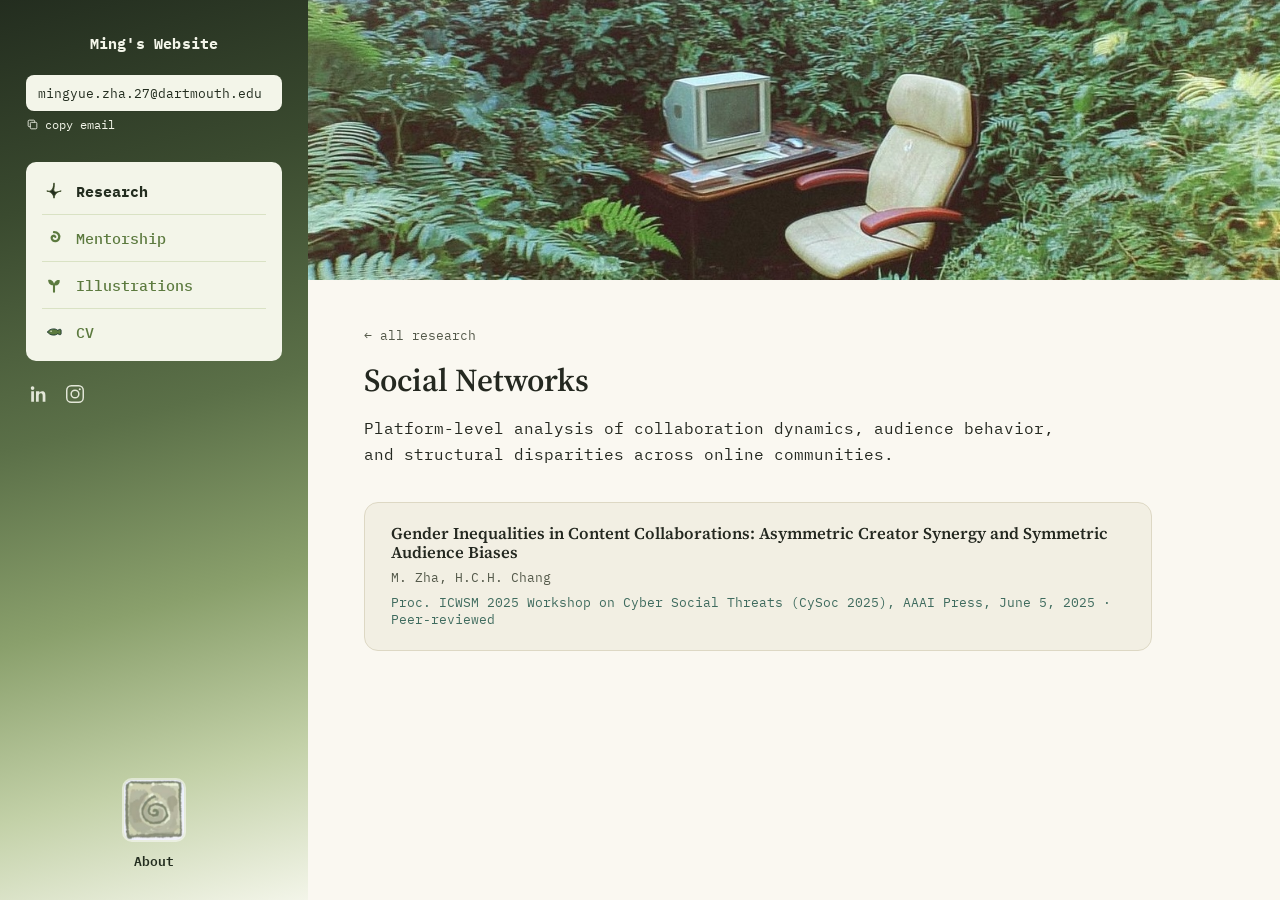
<file: research/social-networks.html>
<!DOCTYPE html>
<html lang="en">
<head>
<meta charset="UTF-8">
<meta name="viewport" content="width=device-width, initial-scale=1.0">
<title>Social Networks — Mingyue Zha</title>
<link rel="stylesheet" href="../assets/css/style.css">
</head>
<body>
<div class="layout">

  <aside class="sidebar">
    <div class="sidebar-deco" aria-hidden="true">
      <img class="deco-top" src="../assets/img/squiggle-light.svg" alt="">
      <img class="deco-bottom" src="../assets/img/squiggle-dark.svg" alt="">
      <div class="deco-dots"></div>
    </div>

    <a class="logo-link" href="../index.html" aria-label="Home">Ming's Website</a>

    <div class="email-box">mingyue.zha.27@dartmouth.edu</div>
    <button class="copy-row" data-copy="mingyue.zha.27@dartmouth.edu">
      <svg viewBox="0 0 24 24" fill="none"><rect x="8" y="8" width="12" height="12" rx="2" stroke="currentColor" stroke-width="1.6"/><path d="M16 8V6a2 2 0 0 0-2-2H6a2 2 0 0 0-2 2v8a2 2 0 0 0 2 2h2" stroke="currentColor" stroke-width="1.6"/></svg>
      <span class="copy-label">copy email</span>
    </button>

    <nav class="tabs" aria-label="Primary">
      <ul>
          <li class="active">
            <a href="../research.html">
              <svg class="ic" viewBox="0 0 48 48"><path d="M24 6 C26 16, 22 20, 24 24 C26 28, 30 26, 40 24 C30 26, 26 30, 24 40 C22 30, 18 26, 8 24 C18 26, 22 22, 24 6 Z" fill="currentColor" stroke="#33421f" stroke-width="2" stroke-linejoin="round"/></svg>
              Research
            </a>
          </li>
          <li class="">
            <a href="../mentorship.html">
              <svg class="ic" viewBox="0 0 48 48"><path d="M24 10 C33 10, 39 17, 36 25 C33 33, 22 34, 19 26 C17 20, 24 16, 27 21" fill="none" stroke="currentColor" stroke-width="5.5" stroke-linecap="round"/></svg>
              Mentorship
            </a>
          </li>
          <li class="">
            <a href="../illustrations.html">
              <svg class="ic" viewBox="0 0 48 48"><path d="M24 40 L24 22" stroke="currentColor" stroke-width="5" stroke-linecap="round"/><path d="M24 24 C24 12, 14 10, 10 12 C10 22, 18 26, 24 24 Z" fill="currentColor"/><path d="M24 24 C24 14, 34 10, 38 13 C38 23, 30 27, 24 24 Z" fill="currentColor"/></svg>
              Illustrations
            </a>
          </li>
          <li class="">
            <a href="../cv.html">
              <svg class="ic" viewBox="0 0 48 48"><path d="M8 24 C14 16, 26 14, 33 20 C40 15, 42 18, 41 24 C42 30, 40 33, 33 28 C26 34, 14 32, 8 24 Z" fill="currentColor" stroke="#0f2b28" stroke-width="2" stroke-linejoin="round"/><circle cx="17" cy="22" r="1.8" fill="#eef1e0"/></svg>
              CV
            </a>
          </li>
      </ul>
    </nav>

    <div class="social-row">
      <a href="https://www.linkedin.com/in/mingyuezha/" target="_blank" rel="noopener" aria-label="LinkedIn"><svg viewBox="0 0 24 24" fill="none"><path d="M4.98 3.5a2 2 0 1 1 0 4 2 2 0 0 1 0-4ZM3.5 9h3v11.5h-3V9Zm6 0h2.9v1.6h.04c.4-.76 1.4-1.6 2.9-1.6 3.1 0 3.66 2 3.66 4.7v6.8h-3v-6c0-1.44-.03-3.3-2-3.3-2 0-2.3 1.56-2.3 3.2v6.1h-3V9Z" fill="currentColor"/></svg></a>
      <a href="https://www.instagram.com/mingyue_zha/" target="_blank" rel="noopener" aria-label="Instagram"><svg viewBox="0 0 24 24" fill="none"><rect x="3" y="3" width="18" height="18" rx="5" stroke="currentColor" stroke-width="1.6"/><circle cx="12" cy="12" r="4.2" stroke="currentColor" stroke-width="1.6"/><circle cx="17.2" cy="6.8" r="1.1" fill="currentColor"/></svg></a>
    </div>

    <div class="sidebar-spacer"></div>

    <a class="home-badge" href="../index.html">
      <img src="../assets/img/home-badge.jpg" alt="">
      <span>About</span>
    </a>
  </aside>
  <main class="content">
    <div class="banner"><img src="../assets/img/research_banner.jpg" alt="An old television and chair overtaken by a lush forest"></div>
    <div class="page">

      <a class="back-link" href="../research.html">&larr; all research</a>
      <div class="heading-row"><h1>Social Networks</h1></div>
      <p class="lede">Platform-level analysis of collaboration dynamics, audience behavior, and structural disparities across online communities.</p>

      <div class="paper-list">
        <a class="paper" href="https://doi.org/10.36190/2025.14" target="_blank" rel="noopener">
          <h3>Gender Inequalities in Content Collaborations: Asymmetric Creator Synergy and Symmetric Audience Biases</h3>
          <div class="meta">M. Zha, H.C.H. Chang</div>
          <div class="venue">Proc. ICWSM 2025 Workshop on Cyber Social Threats (CySoc 2025), AAAI Press, June 5, 2025 &middot; Peer-reviewed</div>
        </a>
      </div>

    </div>
  </main>
</div>
<script src="../assets/js/main.js"></script>
</body>
</html>
</file>
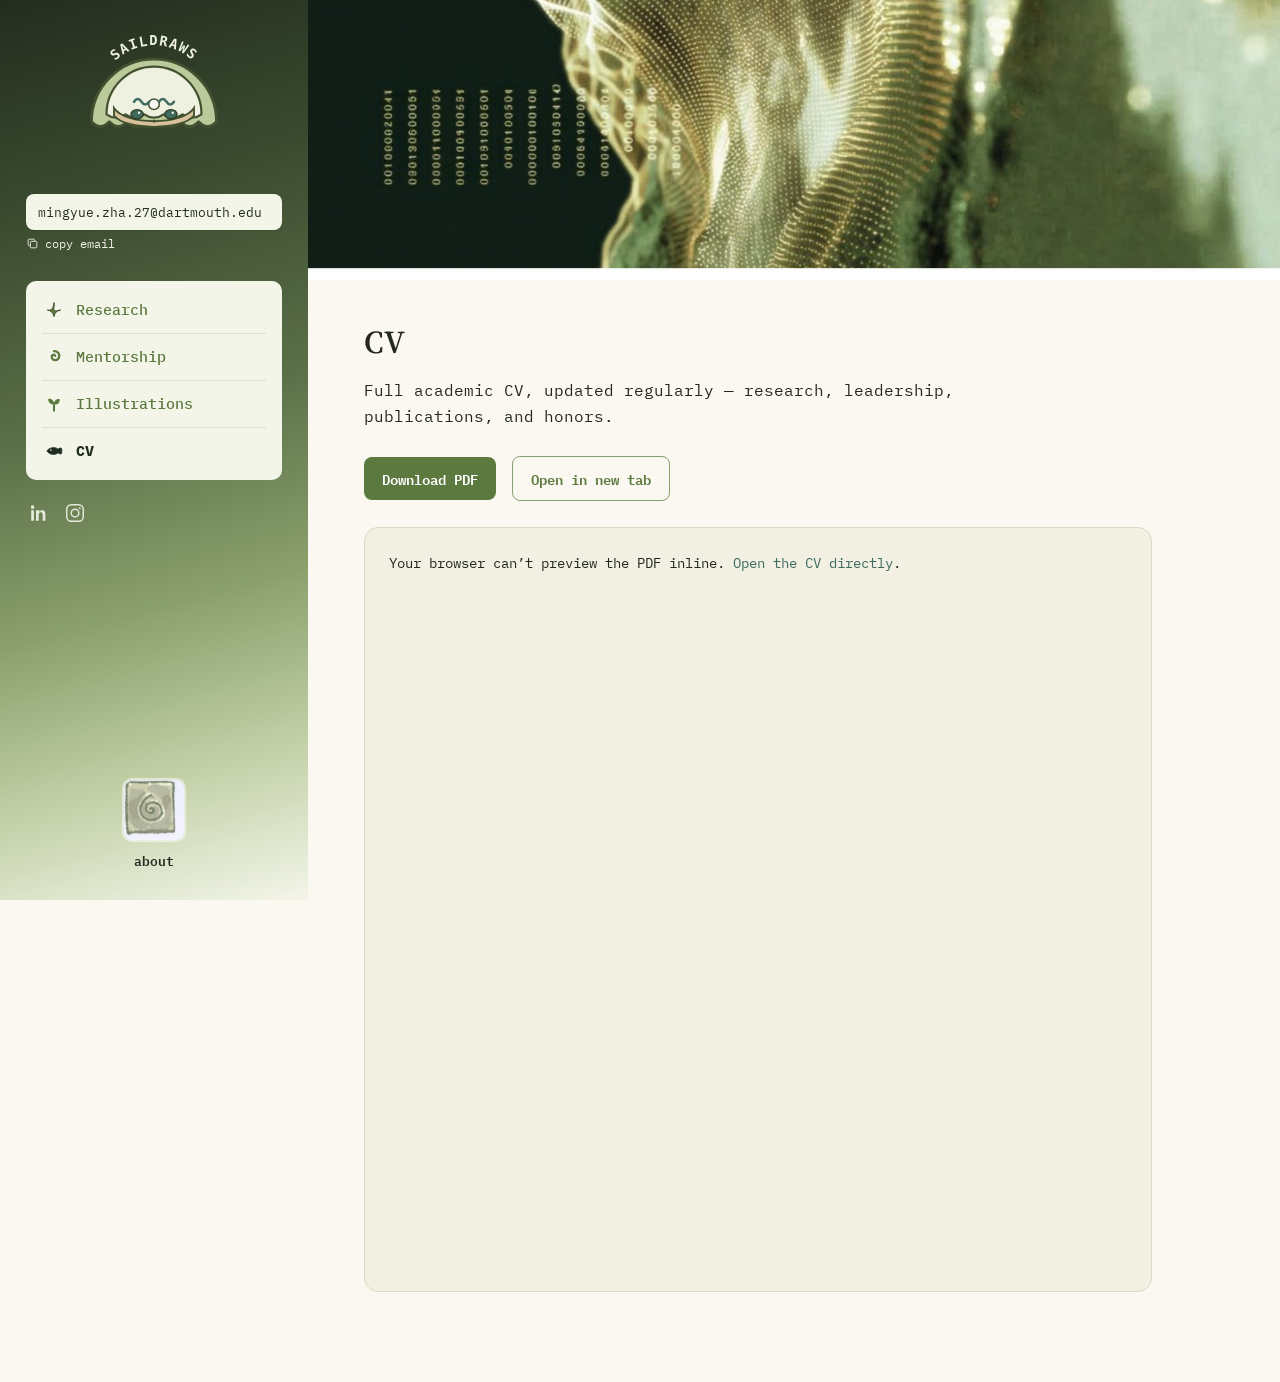
<file: files/site/cv.html>
<!DOCTYPE html>
<html lang="en">
<head>
<meta charset="UTF-8">
<meta name="viewport" content="width=device-width, initial-scale=1.0">
<title>CV — Mingyue Zha</title>
<link rel="stylesheet" href="assets/css/style.css">
</head>
<body>
<div class="layout">

  <aside class="sidebar">
    <div class="sidebar-deco" aria-hidden="true">
      <img class="deco-top" src="assets/img/squiggle-light.svg" alt="">
      <img class="deco-bottom" src="assets/img/squiggle-dark.svg" alt="">
      <div class="deco-dots"></div>
    </div>

    <a class="logo-link" href="index.html" aria-label="Home">
      <img src="assets/img/logo.svg" alt="saildraws logo">
    </a>

    <div class="email-box">mingyue.zha.27@dartmouth.edu</div>
    <button class="copy-row" data-copy="mingyue.zha.27@dartmouth.edu">
      <svg viewBox="0 0 24 24" fill="none"><rect x="8" y="8" width="12" height="12" rx="2" stroke="currentColor" stroke-width="1.6"/><path d="M16 8V6a2 2 0 0 0-2-2H6a2 2 0 0 0-2 2v8a2 2 0 0 0 2 2h2" stroke="currentColor" stroke-width="1.6"/></svg>
      <span class="copy-label">copy email</span>
    </button>

    <nav class="tabs" aria-label="Primary">
      <ul>
          <li class="">
            <a href="research.html">
              <svg class="ic" viewBox="0 0 48 48"><path d="M24 6 C26 16, 22 20, 24 24 C26 28, 30 26, 40 24 C30 26, 26 30, 24 40 C22 30, 18 26, 8 24 C18 26, 22 22, 24 6 Z" fill="currentColor" stroke="#33421f" stroke-width="2" stroke-linejoin="round"/></svg>
              Research
            </a>
          </li>
          <li class="">
            <a href="mentorship.html">
              <svg class="ic" viewBox="0 0 48 48"><path d="M24 10 C33 10, 39 17, 36 25 C33 33, 22 34, 19 26 C17 20, 24 16, 27 21" fill="none" stroke="currentColor" stroke-width="5.5" stroke-linecap="round"/></svg>
              Mentorship
            </a>
          </li>
          <li class="">
            <a href="illustrations.html">
              <svg class="ic" viewBox="0 0 48 48"><path d="M24 40 L24 22" stroke="currentColor" stroke-width="5" stroke-linecap="round"/><path d="M24 24 C24 12, 14 10, 10 12 C10 22, 18 26, 24 24 Z" fill="currentColor"/><path d="M24 24 C24 14, 34 10, 38 13 C38 23, 30 27, 24 24 Z" fill="currentColor"/></svg>
              Illustrations
            </a>
          </li>
          <li class="active">
            <a href="cv.html">
              <svg class="ic" viewBox="0 0 48 48"><path d="M8 24 C14 16, 26 14, 33 20 C40 15, 42 18, 41 24 C42 30, 40 33, 33 28 C26 34, 14 32, 8 24 Z" fill="currentColor" stroke="#0f2b28" stroke-width="2" stroke-linejoin="round"/><circle cx="17" cy="22" r="1.8" fill="#eef1e0"/></svg>
              CV
            </a>
          </li>
      </ul>
    </nav>

    <div class="social-row">
      <a href="https://www.linkedin.com/in/mingyuezha/" target="_blank" rel="noopener" aria-label="LinkedIn"><svg viewBox="0 0 24 24" fill="none"><path d="M4.98 3.5a2 2 0 1 1 0 4 2 2 0 0 1 0-4ZM3.5 9h3v11.5h-3V9Zm6 0h2.9v1.6h.04c.4-.76 1.4-1.6 2.9-1.6 3.1 0 3.66 2 3.66 4.7v6.8h-3v-6c0-1.44-.03-3.3-2-3.3-2 0-2.3 1.56-2.3 3.2v6.1h-3V9Z" fill="currentColor"/></svg></a>
      <a href="https://www.instagram.com/p/DSxWoM8jwAC/?img_index=1" target="_blank" rel="noopener" aria-label="Instagram"><svg viewBox="0 0 24 24" fill="none"><rect x="3" y="3" width="18" height="18" rx="5" stroke="currentColor" stroke-width="1.6"/><circle cx="12" cy="12" r="4.2" stroke="currentColor" stroke-width="1.6"/><circle cx="17.2" cy="6.8" r="1.1" fill="currentColor"/></svg></a>
    </div>

    <div class="sidebar-spacer"></div>

    <a class="home-badge" href="index.html">
      <img src="assets/img/home-badge.jpg" alt="">
      <span>about</span>
    </a>
  </aside>
  <main class="content">
    <div class="banner"><img src="assets/img/research-banner.jpg" alt="Data landscape visualization"></div>
    <div class="page">

      <div class="heading-row"><h1>CV</h1></div>
      <p class="lede">Full academic CV, updated regularly &mdash; research, leadership, publications, and honors.</p>
      <div class="cv-actions">
        <a class="btn" href="assets/cv/Mingyue_Zha_CV.pdf" download>Download PDF</a>
        <a class="btn secondary" href="assets/cv/Mingyue_Zha_CV.pdf" target="_blank" rel="noopener">Open in new tab</a>
      </div>
      <div class="cv-frame-wrap">
        <object data="assets/cv/Mingyue_Zha_CV.pdf" type="application/pdf">
          <p style="padding:24px;font-size:14px;">
            Your browser can&rsquo;t preview the PDF inline.
            <a href="assets/cv/Mingyue_Zha_CV.pdf">Open the CV directly</a>.
          </p>
        </object>
      </div>

    </div>
  </main>
</div>
<script src="assets/js/main.js"></script>
</body>
</html>
</file>
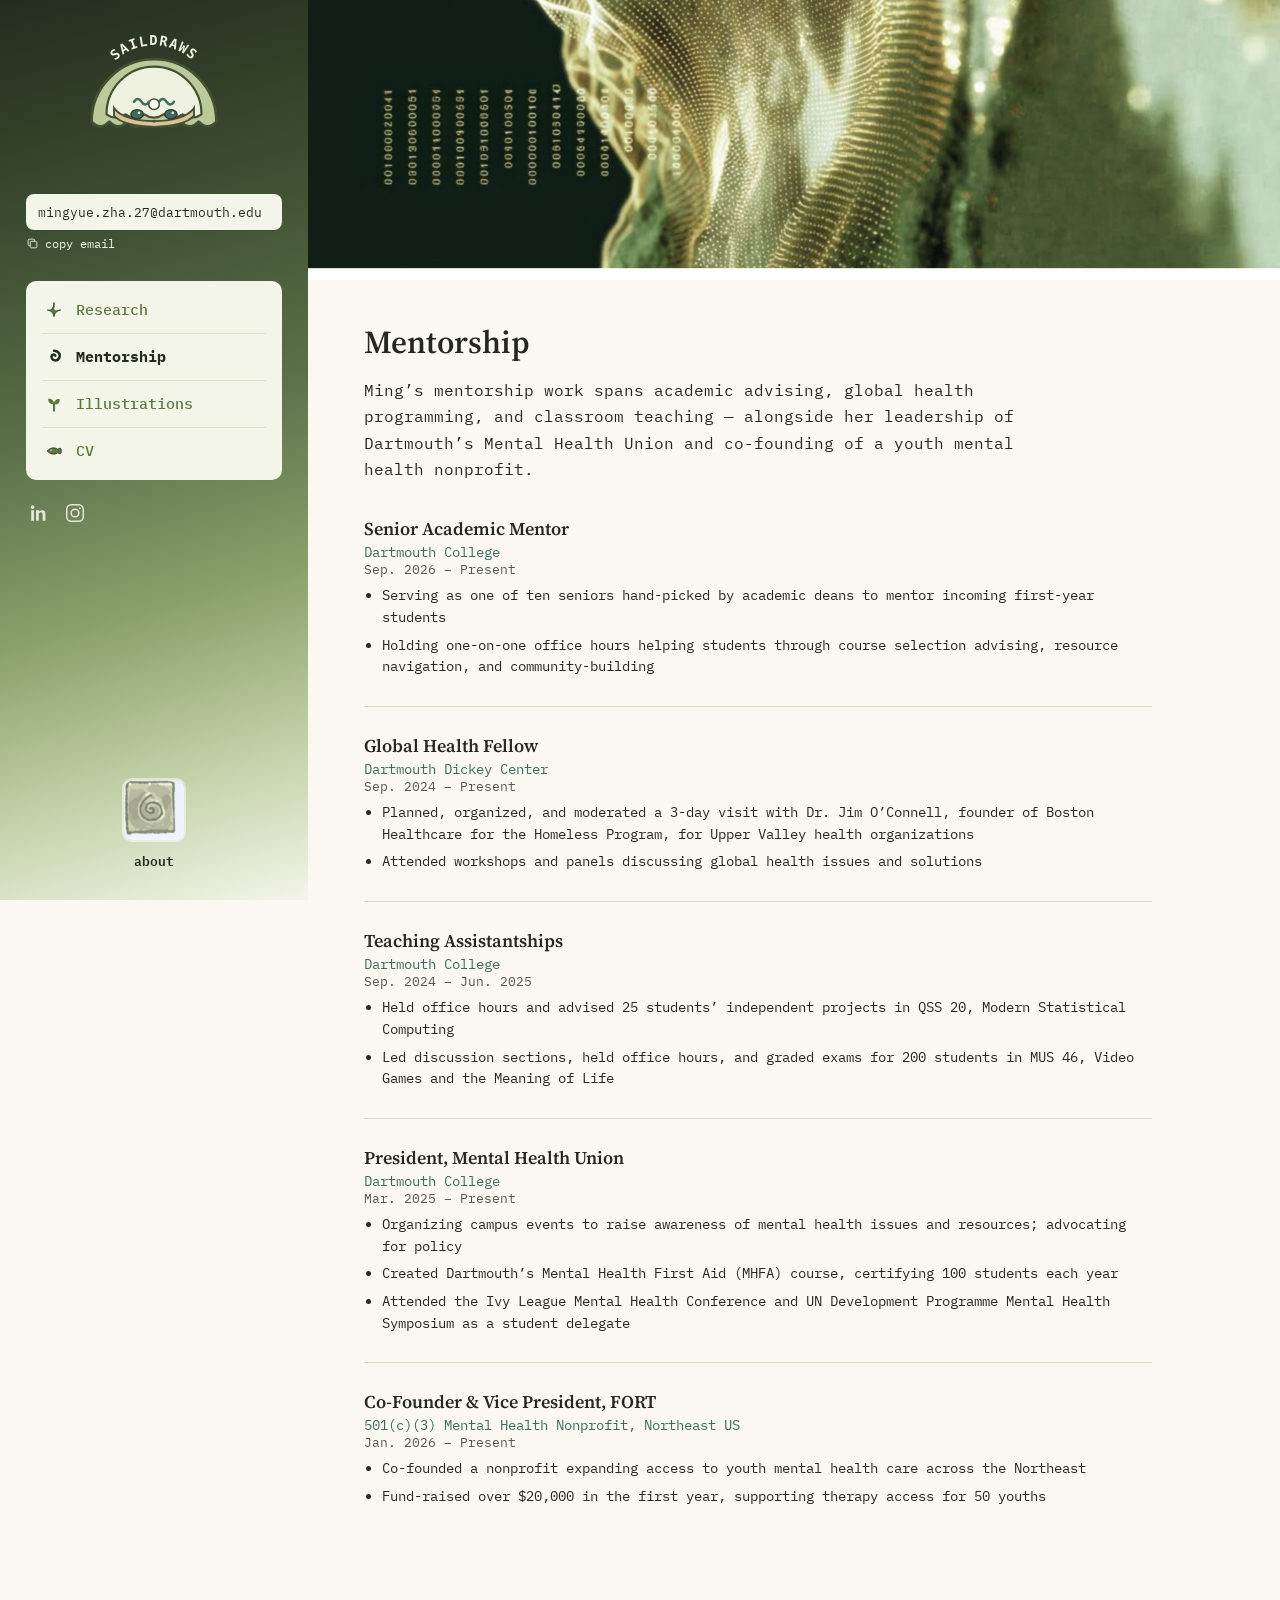
<file: files/site/mentorship.html>
<!DOCTYPE html>
<html lang="en">
<head>
<meta charset="UTF-8">
<meta name="viewport" content="width=device-width, initial-scale=1.0">
<title>Mentorship — Mingyue Zha</title>
<link rel="stylesheet" href="assets/css/style.css">
</head>
<body>
<div class="layout">

  <aside class="sidebar">
    <div class="sidebar-deco" aria-hidden="true">
      <img class="deco-top" src="assets/img/squiggle-light.svg" alt="">
      <img class="deco-bottom" src="assets/img/squiggle-dark.svg" alt="">
      <div class="deco-dots"></div>
    </div>

    <a class="logo-link" href="index.html" aria-label="Home">
      <img src="assets/img/logo.svg" alt="saildraws logo">
    </a>

    <div class="email-box">mingyue.zha.27@dartmouth.edu</div>
    <button class="copy-row" data-copy="mingyue.zha.27@dartmouth.edu">
      <svg viewBox="0 0 24 24" fill="none"><rect x="8" y="8" width="12" height="12" rx="2" stroke="currentColor" stroke-width="1.6"/><path d="M16 8V6a2 2 0 0 0-2-2H6a2 2 0 0 0-2 2v8a2 2 0 0 0 2 2h2" stroke="currentColor" stroke-width="1.6"/></svg>
      <span class="copy-label">copy email</span>
    </button>

    <nav class="tabs" aria-label="Primary">
      <ul>
          <li class="">
            <a href="research.html">
              <svg class="ic" viewBox="0 0 48 48"><path d="M24 6 C26 16, 22 20, 24 24 C26 28, 30 26, 40 24 C30 26, 26 30, 24 40 C22 30, 18 26, 8 24 C18 26, 22 22, 24 6 Z" fill="currentColor" stroke="#33421f" stroke-width="2" stroke-linejoin="round"/></svg>
              Research
            </a>
          </li>
          <li class="active">
            <a href="mentorship.html">
              <svg class="ic" viewBox="0 0 48 48"><path d="M24 10 C33 10, 39 17, 36 25 C33 33, 22 34, 19 26 C17 20, 24 16, 27 21" fill="none" stroke="currentColor" stroke-width="5.5" stroke-linecap="round"/></svg>
              Mentorship
            </a>
          </li>
          <li class="">
            <a href="illustrations.html">
              <svg class="ic" viewBox="0 0 48 48"><path d="M24 40 L24 22" stroke="currentColor" stroke-width="5" stroke-linecap="round"/><path d="M24 24 C24 12, 14 10, 10 12 C10 22, 18 26, 24 24 Z" fill="currentColor"/><path d="M24 24 C24 14, 34 10, 38 13 C38 23, 30 27, 24 24 Z" fill="currentColor"/></svg>
              Illustrations
            </a>
          </li>
          <li class="">
            <a href="cv.html">
              <svg class="ic" viewBox="0 0 48 48"><path d="M8 24 C14 16, 26 14, 33 20 C40 15, 42 18, 41 24 C42 30, 40 33, 33 28 C26 34, 14 32, 8 24 Z" fill="currentColor" stroke="#0f2b28" stroke-width="2" stroke-linejoin="round"/><circle cx="17" cy="22" r="1.8" fill="#eef1e0"/></svg>
              CV
            </a>
          </li>
      </ul>
    </nav>

    <div class="social-row">
      <a href="https://www.linkedin.com/in/mingyuezha/" target="_blank" rel="noopener" aria-label="LinkedIn"><svg viewBox="0 0 24 24" fill="none"><path d="M4.98 3.5a2 2 0 1 1 0 4 2 2 0 0 1 0-4ZM3.5 9h3v11.5h-3V9Zm6 0h2.9v1.6h.04c.4-.76 1.4-1.6 2.9-1.6 3.1 0 3.66 2 3.66 4.7v6.8h-3v-6c0-1.44-.03-3.3-2-3.3-2 0-2.3 1.56-2.3 3.2v6.1h-3V9Z" fill="currentColor"/></svg></a>
      <a href="https://www.instagram.com/p/DSxWoM8jwAC/?img_index=1" target="_blank" rel="noopener" aria-label="Instagram"><svg viewBox="0 0 24 24" fill="none"><rect x="3" y="3" width="18" height="18" rx="5" stroke="currentColor" stroke-width="1.6"/><circle cx="12" cy="12" r="4.2" stroke="currentColor" stroke-width="1.6"/><circle cx="17.2" cy="6.8" r="1.1" fill="currentColor"/></svg></a>
    </div>

    <div class="sidebar-spacer"></div>

    <a class="home-badge" href="index.html">
      <img src="assets/img/home-badge.jpg" alt="">
      <span>about</span>
    </a>
  </aside>
  <main class="content">
    <div class="banner"><img src="assets/img/research-banner.jpg" alt="Data landscape visualization"></div>
    <div class="page">

      <div class="heading-row"><h1>Mentorship</h1></div>
      <p class="lede">Ming&rsquo;s mentorship work spans academic advising, global health programming, and
      classroom teaching &mdash; alongside her leadership of Dartmouth&rsquo;s Mental Health Union and
      co-founding of a youth mental health nonprofit.</p>
      <div class="exp-list">
      <div class="exp">
        <div class="role">Senior Academic Mentor</div>
        <div class="org">Dartmouth College</div>
        <div class="when">Sep. 2026 &ndash; Present</div>
        <ul><li>Serving as one of ten seniors hand-picked by academic deans to mentor incoming first-year students</li>
<li>Holding one-on-one office hours helping students through course selection advising, resource navigation, and community-building</li></ul>
      </div>
      <div class="exp">
        <div class="role">Global Health Fellow</div>
        <div class="org">Dartmouth Dickey Center</div>
        <div class="when">Sep. 2024 &ndash; Present</div>
        <ul><li>Planned, organized, and moderated a 3-day visit with Dr. Jim O&rsquo;Connell, founder of Boston Healthcare for the Homeless Program, for Upper Valley health organizations</li>
<li>Attended workshops and panels discussing global health issues and solutions</li></ul>
      </div>
      <div class="exp">
        <div class="role">Teaching Assistantships</div>
        <div class="org">Dartmouth College</div>
        <div class="when">Sep. 2024 &ndash; Jun. 2025</div>
        <ul><li>Held office hours and advised 25 students&rsquo; independent projects in QSS 20, Modern Statistical Computing</li>
<li>Led discussion sections, held office hours, and graded exams for 200 students in MUS 46, Video Games and the Meaning of Life</li></ul>
      </div>
      <div class="exp">
        <div class="role">President, Mental Health Union</div>
        <div class="org">Dartmouth College</div>
        <div class="when">Mar. 2025 &ndash; Present</div>
        <ul><li>Organizing campus events to raise awareness of mental health issues and resources; advocating for policy</li>
<li>Created Dartmouth&rsquo;s Mental Health First Aid (MHFA) course, certifying 100 students each year</li>
<li>Attended the Ivy League Mental Health Conference and UN Development Programme Mental Health Symposium as a student delegate</li></ul>
      </div>
      <div class="exp">
        <div class="role">Co-Founder &amp; Vice President, FORT</div>
        <div class="org">501(c)(3) Mental Health Nonprofit, Northeast US</div>
        <div class="when">Jan. 2026 &ndash; Present</div>
        <ul><li>Co-founded a nonprofit expanding access to youth mental health care across the Northeast</li>
<li>Fund-raised over $20,000 in the first year, supporting therapy access for 50 youths</li></ul>
      </div>
      </div>

    </div>
  </main>
</div>
<script src="assets/js/main.js"></script>
</body>
</html>
</file>
<file: assets/css/style.css>
/* ============================================================
   Mingyue Zha — portfolio site
   Design system: sage-green sidebar, cream content, mono + serif
   ============================================================ */

@import url('https://fonts.googleapis.com/css2?family=IBM+Plex+Mono:wght@400;500;600;700&family=Source+Serif+4:opsz,wght@8..60,400;8..60,600&display=swap');

:root{
  /* sidebar sage gradient stops */
  --sage-950:#232d1f;
  --sage-800:#3a4a2f;
  --sage-600:#5b7048;
  --sage-400:#8aa06c;
  --sage-200:#c3d1a8;
  --sage-100:#e4ecd4;
  --sage-050:#f3f5e9;

  /* content palette */
  --cream:#faf8f1;
  --panel:#f2efe3;
  --ink:#242820;
  --ink-soft:#54594a;
  --line:#ddd8c4;

  /* accents (kept inside the green/teal family) */
  --accent-moss:#5c7a3f;
  --accent-olive:#8a9a4b;
  --accent-teal:#3f6b5e;
  --accent-clay:#a97b52;

  --font-serif:'Source Serif 4', Georgia, 'Times New Roman', serif;
  --font-mono:'IBM Plex Mono', ui-monospace, 'SFMono-Regular', Menlo, monospace;

  --sidebar-w:308px;
  --radius:14px;
}

*{ box-sizing:border-box; }
html,body{ margin:0; padding:0; }
body{
  font-family:var(--font-mono);
  color:var(--ink);
  background:var(--cream);
  -webkit-font-smoothing:antialiased;
}
img{ max-width:100%; display:block; }
a{ color:var(--accent-teal); text-decoration:none; }
a:hover{ text-decoration:underline; }
h1,h2,h3{ font-family:var(--font-serif); font-weight:600; margin:0 0 .5em; line-height:1.15; }
p{ line-height:1.65; margin:0 0 1.1em; }
ul{ margin:0; padding:0; }
:focus-visible{ outline:2px solid var(--accent-teal); outline-offset:2px; }
@media (prefers-reduced-motion: reduce){
  *{ transition:none !important; animation:none !important; }
}

/* ---------------- layout shell ---------------- */
.layout{
  display:flex;
  min-height:100vh;
}

/* ---------------- sidebar ---------------- */
.sidebar{
  position:sticky;
  top:0;
  align-self:flex-start;
  width:var(--sidebar-w);
  min-width:var(--sidebar-w);
  flex-shrink:0;
  height:100vh;
  overflow-y:auto;
  padding:34px 26px 28px;
  color:var(--sage-050);
  background:linear-gradient(165deg,
    var(--sage-950) 0%,
    var(--sage-800) 22%,
    var(--sage-600) 46%,
    var(--sage-400) 66%,
    var(--sage-200) 84%,
    var(--sage-050) 100%);
  display:flex;
  flex-direction:column;
  isolation:isolate;
}
.sidebar-deco{
  position:absolute;
  inset:0;
  pointer-events:none;
  overflow:hidden;
  z-index:0;
}
.sidebar-deco .deco-top{ position:absolute; top:-10px; right:-30px; width:170px; height:170px; }
.sidebar-deco .deco-bottom{ position:absolute; bottom:40px; left:-30px; width:150px; height:150px; }
.sidebar-deco .deco-dots{
  position:absolute; top:0; left:0; right:0; height:340px;
  background-image:radial-gradient(#eef1e0 1.3px, transparent 1.6px);
  background-size:24px 24px;
  opacity:.16;
}
.sidebar > *{ position:relative; z-index:1; }

.logo-link{
  display:block; width:auto; margin:0 auto 22px; text-align:center;
  font-family:var(--font-mono); font-weight:700; font-size:15px;
  color:var(--sage-050); letter-spacing:.2px;
}
.logo-link:hover{ text-decoration:none; color:#fff; }

.email-box{
  background:var(--sage-050);
  color:var(--sage-950);
  border-radius:8px;
  padding:10px 12px;
  font-size:12.5px;
  word-break:break-all;
  box-shadow:0 1px 0 rgba(0,0,0,.08);
}
.copy-row{
  display:flex; align-items:center; gap:6px;
  margin-top:6px; font-size:12px; color:var(--sage-050);
  background:none; border:none; padding:0; cursor:pointer;
  font-family:var(--font-mono);
}
.copy-row:hover{ text-decoration:underline; }
.copy-row svg{ width:13px; height:13px; }

nav.tabs{
  margin-top:30px;
  background:var(--sage-050);
  border-radius:10px;
  padding:6px 16px;
}
nav.tabs ul{ list-style:none; }
nav.tabs li{ border-bottom:1px solid #d9e2c4; }
nav.tabs li:last-child{ border-bottom:none; }
nav.tabs a{
  display:flex; align-items:center; gap:12px;
  padding:13px 2px;
  color:var(--accent-moss);
  font-size:14.5px;
  font-weight:500;
}
nav.tabs a:hover{ text-decoration:none; color:var(--accent-teal); }
nav.tabs a .ic{ width:20px; height:20px; flex:none; }
nav.tabs li.active a{ color:var(--sage-950); font-weight:700; }
nav.tabs li.active a .ic{ transform:scale(1.08); }

.social-row{
  display:flex; gap:14px; margin-top:22px; padding-left:2px;
}
.social-row a{
  color:var(--sage-050);
  opacity:.9;
  width:22px; height:22px;
}
.social-row a:hover{ opacity:1; transform:translateY(-1px); }
.social-row svg{ width:22px; height:22px; }

.sidebar-spacer{ flex:1; }

.home-badge{
  display:flex; flex-direction:column; align-items:center;
  gap:8px; margin-top:26px; text-decoration:none;
}
.home-badge img{
  width:64px; height:64px; border-radius:10px;
  border:2px solid rgba(255,255,255,.5);
}
.home-badge span{ color:var(--sage-950); font-size:13px; font-weight:600; }
.home-badge:hover span{ text-decoration:underline; }

/* ---------------- main content ---------------- */
.content{ flex:1; min-width:0; background:var(--cream); }

.banner{
  width:100%;
  height:280px;
  overflow:hidden;
}
.banner img{ width:100%; height:100%; object-fit:cover; }
.banner.sage{ background:var(--sage-400); }

.page{
  max-width:900px;
  padding:44px 56px 90px;
}
.page.wide{ max-width:1100px; }

.eyebrow{
  font-size:13px; color:var(--ink-soft); margin-left:10px;
}
.heading-row{
  display:flex; align-items:baseline; gap:10px; flex-wrap:wrap;
}

.lede{ max-width:70ch; color:var(--ink); }

.links-row{
  display:flex; align-items:center; gap:26px; margin-top:30px; flex-wrap:wrap;
}
.links-row .social-inline{ display:flex; gap:16px; }
.links-row .social-inline a{ color:var(--accent-teal); width:20px; height:20px; }
.links-row .social-inline svg{ width:20px; height:20px; }
.email-inline{ font-size:13px; color:var(--ink-soft); }
.email-inline .copy-row{ color:var(--accent-teal); }

/* about page specific */
.about-grid{
  display:grid;
  grid-template-columns:220px 1fr;
  gap:40px;
  align-items:start;
  margin-top:40px;
}
.about-grid p a{ text-decoration:underline; text-underline-offset:2px; }
.avatar{
  width:200px; height:200px; border-radius:50%;
  overflow:hidden; border:6px solid var(--accent-moss);
}
.avatar img{ width:100%; height:100%; object-fit:cover; }

/* research topic cards */
.research-grid{
  display:grid;
  grid-template-columns:repeat(3, 1fr);
  gap:24px;
  margin-top:40px;
}
@media (max-width:900px){ .research-grid{ grid-template-columns:1fr 1fr; } }
@media (max-width:600px){ .research-grid{ grid-template-columns:1fr; } }

.research-card{
  display:flex; flex-direction:column; justify-content:space-between;
  min-height:210px;
  padding:34px 30px;
  border:1px solid var(--line);
  border-radius:var(--radius);
  background:var(--panel);
  color:var(--ink);
  transition:background-color .3s ease, border-color .3s ease, transform .25s ease, box-shadow .3s ease;
}
.research-card h3{ font-size:21px; margin:0 0 10px; }
.research-card p{ font-size:13.5px; color:var(--ink-soft); margin:0; line-height:1.55; }
.research-card .arrow{
  align-self:flex-end; margin-top:24px;
  font-size:22px; color:var(--accent-teal);
  transition:transform .25s ease;
}
.research-card:hover{
  background:var(--sage-200);
  border-color:var(--sage-400);
  transform:translateY(-3px);
  box-shadow:0 18px 34px -18px rgba(40,50,30,.35);
  text-decoration:none;
}
.research-card:hover p{ color:var(--sage-950); }
.research-card:hover .arrow{ transform:translateX(5px); }

/* research page — category sections */
.research-section{ margin-top:48px; }
.research-section:first-of-type{ margin-top:40px; }
.research-section h2{ font-size:21px; }
.research-subsection{ margin-top:34px; }
.research-subsection h3{ font-size:17px; }

/* paper list (research topic pages) — whole card is clickable when a link exists */
.paper-list{ margin-top:34px; display:flex; flex-direction:column; gap:20px; }
.paper{
  display:block;
  padding:22px 26px;
  border:1px solid var(--line);
  border-radius:var(--radius);
  background:var(--panel);
  color:inherit;
  transition:background-color .3s ease, border-color .3s ease, transform .25s ease, box-shadow .3s ease;
}
.paper h3{ font-size:16.5px; margin-bottom:6px; font-weight:600; }
.paper .meta{ font-size:13px; color:var(--ink-soft); margin-bottom:8px; }
.paper .venue{ font-size:13px; color:var(--accent-teal); }

a.paper{ cursor:pointer; }
a.paper:hover{
  background:var(--sage-200);
  border-color:var(--sage-400);
  transform:translateY(-3px);
  box-shadow:0 18px 34px -18px rgba(40,50,30,.35);
  text-decoration:none;
}
a.paper:hover .venue{ color:var(--sage-950); }

/* papers with no link yet: plain, non-interactive, visually distinct */
.paper.no-link{ background:#fff; }
.back-link{ display:inline-block; margin-bottom:18px; font-size:13px; color:var(--ink-soft); }
.back-link:hover{ color:var(--accent-teal); }

.topic-note{
  margin-top:30px; padding:18px 22px; border-radius:var(--radius);
  background:var(--sage-100); border:1px solid var(--sage-200); font-size:14px;
}

/* mentorship page */
.exp-list{ display:flex; flex-direction:column; gap:26px; margin-top:34px; }
.exp{ padding-bottom:22px; border-bottom:1px solid var(--line); }
.exp:last-child{ border-bottom:none; }
.exp .role{ font-family:var(--font-serif); font-size:18px; font-weight:600; }
.exp .org{ color:var(--accent-teal); font-size:13.5px; margin-top:2px; }
.exp .when{ color:var(--ink-soft); font-size:12.5px; margin-bottom:8px; }
.exp ul{ margin:8px 0 0 18px; padding:0; }
.exp li{ margin-bottom:6px; font-size:14px; line-height:1.55; }

/* illustration gallery — explicit two-column masonry (keeps each image's native aspect ratio) */
.gallery{
  margin-top:8px;
  display:flex; flex-direction:column; gap:20px;
}
.gallery-row{ display:flex; gap:20px; align-items:flex-start; }
.gallery-col{
  flex:1; min-width:0;
  display:flex; flex-direction:column; gap:20px;
}
.g-item{
  display:block; width:100%; margin:0;
  border:none; background:none; padding:0; cursor:zoom-in;
  text-align:left; font-family:var(--font-mono);
}
.g-item img{
  border-radius:10px; width:100%; display:block;
  transition:transform .35s ease, box-shadow .35s ease;
}
.g-item:hover img{ transform:translateY(-3px); box-shadow:0 14px 28px -14px rgba(40,50,30,.4); }

@media (max-width:600px){
  .gallery-row{ flex-direction:column; }
}

.lightbox{
  position:fixed; inset:0; background:rgba(30,36,24,.86);
  display:none; align-items:center; justify-content:center;
  padding:40px; z-index:50;
}
.lightbox.open{ display:flex; }
.lightbox figure{ max-width:min(90vw,760px); margin:0; text-align:center; }
.lightbox img{ max-height:80vh; border-radius:10px; margin:0 auto; }
.lightbox figcaption{ color:var(--sage-050); margin-top:14px; font-size:14px; }
.lightbox-close{
  position:absolute; top:22px; right:26px; color:var(--sage-050);
  background:none; border:none; font-size:28px; cursor:pointer; line-height:1;
  font-family:var(--font-mono);
}

.lightbox-video-wrap{
  width:100%; max-width:min(90vw, 960px);
  border-radius:10px; overflow:hidden;
}
.lightbox-video-wrap video{ display:block; width:100%; height:100%; object-fit:cover; }

/* progress videos */
.videos-section{ margin-top:56px; }
.videos-section h2{ font-size:21px; }
.video-row{
  margin-top:8px;
  display:flex; gap:20px; flex-wrap:wrap;
}
.video-wrap{
  position:relative; flex:1 1 340px;
  border-radius:10px; overflow:hidden; background:#111; cursor:pointer;
  transition:box-shadow .35s ease;
}
.video-wrap:hover{ box-shadow:0 14px 28px -14px rgba(40,50,30,.4); }
.video-wrap video{ display:block; width:100%; height:100%; object-fit:cover; }
.video-wrap{ aspect-ratio:960 / 672; }
.video-wrap.crop-sides{ aspect-ratio:662 / 404; }
.play-badge{
  position:absolute; inset:0; display:flex; align-items:center; justify-content:center;
  background:rgba(20,26,16,.18); transition:opacity .2s ease;
}
.play-badge::before{
  content:''; width:0; height:0;
  border-style:solid; border-width:15px 0 15px 24px;
  border-color:transparent transparent transparent rgba(255,255,255,.94);
  filter:drop-shadow(0 2px 6px rgba(0,0,0,.4));
  margin-left:6px;
}
.video-wrap.is-playing .play-badge{ opacity:0; pointer-events:none; }

@media (max-width:600px){
  .video-row{ flex-direction:column; }
}

/* CV page */
.cv-actions{ display:flex; gap:16px; align-items:center; margin:26px 0; }
.btn{
  display:inline-flex; align-items:center; gap:8px;
  padding:10px 18px; border-radius:8px;
  background:var(--accent-moss); color:#fff; font-size:13.5px; font-weight:600;
  border:none; cursor:pointer;
}
.btn:hover{ background:var(--accent-teal); text-decoration:none; }
.btn.secondary{ background:transparent; color:var(--accent-moss); border:1px solid var(--sage-400); }
.btn.secondary:hover{ color:var(--accent-teal); border-color:var(--accent-teal); }
.cv-frame-wrap{
  border:1px solid var(--line); border-radius:var(--radius); overflow:hidden;
  height:85vh; background:var(--panel);
}
.cv-frame-wrap iframe, .cv-frame-wrap object{ width:100%; height:100%; border:none; }

/* mobile nav toggle */
.mobile-bar{ display:none; }

@media (max-width:860px){
  .layout{ flex-direction:column; }
  .sidebar{
    position:relative; width:100%; min-width:0; height:auto;
    padding:20px 22px 26px;
  }
  .logo-link{ margin-bottom:14px; font-size:17px; }
  nav.tabs{ margin-top:18px; }
  .home-badge{ display:none; }
  .sidebar .email-box, .sidebar .copy-row{ display:none; }
  .page{ padding:32px 24px 70px; }
  .about-grid{ grid-template-columns:1fr; }
  .avatar{ width:150px; height:150px; }
  .banner{ height:180px; }
}
</file>
<file: files/site/assets/css/style.css>
/* ============================================================
   Mingyue Zha — portfolio site
   Design system: sage-green sidebar, cream content, mono + serif
   ============================================================ */

@import url('https://fonts.googleapis.com/css2?family=IBM+Plex+Mono:wght@400;500;600;700&family=Source+Serif+4:opsz,wght@8..60,400;8..60,600&display=swap');

:root{
  /* sidebar sage gradient stops */
  --sage-950:#232d1f;
  --sage-800:#3a4a2f;
  --sage-600:#5b7048;
  --sage-400:#8aa06c;
  --sage-200:#c3d1a8;
  --sage-100:#e4ecd4;
  --sage-050:#f3f5e9;

  /* content palette */
  --cream:#faf8f1;
  --panel:#f2efe3;
  --ink:#242820;
  --ink-soft:#54594a;
  --line:#ddd8c4;

  /* accents (kept inside the green/teal family) */
  --accent-moss:#5c7a3f;
  --accent-olive:#8a9a4b;
  --accent-teal:#3f6b5e;
  --accent-clay:#a97b52;

  --font-serif:'Source Serif 4', Georgia, 'Times New Roman', serif;
  --font-mono:'IBM Plex Mono', ui-monospace, 'SFMono-Regular', Menlo, monospace;

  --sidebar-w:308px;
  --radius:14px;
}

*{ box-sizing:border-box; }
html,body{ margin:0; padding:0; }
body{
  font-family:var(--font-mono);
  color:var(--ink);
  background:var(--cream);
  -webkit-font-smoothing:antialiased;
}
img{ max-width:100%; display:block; }
a{ color:var(--accent-teal); text-decoration:none; }
a:hover{ text-decoration:underline; }
h1,h2,h3{ font-family:var(--font-serif); font-weight:600; margin:0 0 .5em; line-height:1.15; }
p{ line-height:1.65; margin:0 0 1.1em; }
ul{ margin:0; padding:0; }
:focus-visible{ outline:2px solid var(--accent-teal); outline-offset:2px; }
@media (prefers-reduced-motion: reduce){
  *{ transition:none !important; animation:none !important; }
}

/* ---------------- layout shell ---------------- */
.layout{
  display:flex;
  min-height:100vh;
}

/* ---------------- sidebar ---------------- */
.sidebar{
  position:sticky;
  top:0;
  align-self:flex-start;
  width:var(--sidebar-w);
  min-width:var(--sidebar-w);
  height:100vh;
  overflow-y:auto;
  padding:34px 26px 28px;
  color:var(--sage-050);
  background:linear-gradient(165deg,
    var(--sage-950) 0%,
    var(--sage-800) 22%,
    var(--sage-600) 46%,
    var(--sage-400) 66%,
    var(--sage-200) 84%,
    var(--sage-050) 100%);
  display:flex;
  flex-direction:column;
  isolation:isolate;
}
.sidebar-deco{
  position:absolute;
  inset:0;
  pointer-events:none;
  overflow:hidden;
  z-index:0;
}
.sidebar-deco .deco-top{ position:absolute; top:-10px; right:-30px; width:170px; height:170px; }
.sidebar-deco .deco-bottom{ position:absolute; bottom:40px; left:-30px; width:150px; height:150px; }
.sidebar-deco .deco-dots{
  position:absolute; top:0; left:0; right:0; height:340px;
  background-image:radial-gradient(#eef1e0 1.3px, transparent 1.6px);
  background-size:24px 24px;
  opacity:.16;
}
.sidebar > *{ position:relative; z-index:1; }

.logo-link{ display:block; width:150px; margin:0 auto 22px; }
.logo-link img{ width:100%; }

.email-box{
  background:var(--sage-050);
  color:var(--sage-950);
  border-radius:8px;
  padding:10px 12px;
  font-size:12.5px;
  word-break:break-all;
  box-shadow:0 1px 0 rgba(0,0,0,.08);
}
.copy-row{
  display:flex; align-items:center; gap:6px;
  margin-top:6px; font-size:12px; color:var(--sage-050);
  background:none; border:none; padding:0; cursor:pointer;
  font-family:var(--font-mono);
}
.copy-row:hover{ text-decoration:underline; }
.copy-row svg{ width:13px; height:13px; }

nav.tabs{
  margin-top:30px;
  background:var(--sage-050);
  border-radius:10px;
  padding:6px 16px;
}
nav.tabs ul{ list-style:none; }
nav.tabs li{ border-bottom:1px solid #d9e2c4; }
nav.tabs li:last-child{ border-bottom:none; }
nav.tabs a{
  display:flex; align-items:center; gap:12px;
  padding:13px 2px;
  color:var(--accent-moss);
  font-size:14.5px;
  font-weight:500;
}
nav.tabs a:hover{ text-decoration:none; color:var(--accent-teal); }
nav.tabs a .ic{ width:20px; height:20px; flex:none; }
nav.tabs li.active a{ color:var(--sage-950); font-weight:700; }
nav.tabs li.active a .ic{ transform:scale(1.08); }

.social-row{
  display:flex; gap:14px; margin-top:22px; padding-left:2px;
}
.social-row a{
  color:var(--sage-050);
  opacity:.9;
  width:22px; height:22px;
}
.social-row a:hover{ opacity:1; transform:translateY(-1px); }
.social-row svg{ width:22px; height:22px; }

.sidebar-spacer{ flex:1; }

.home-badge{
  display:flex; flex-direction:column; align-items:center;
  gap:8px; margin-top:26px; text-decoration:none;
}
.home-badge img{
  width:64px; height:64px; border-radius:10px;
  border:2px solid rgba(255,255,255,.5);
}
.home-badge span{ color:var(--sage-950); font-size:13px; font-weight:600; }
.home-badge:hover span{ text-decoration:underline; }

/* ---------------- main content ---------------- */
.content{ flex:1; min-width:0; background:var(--cream); }

.banner{
  width:100%;
  height:280px;
  overflow:hidden;
}
.banner img{ width:100%; height:100%; object-fit:cover; }

.page{
  max-width:900px;
  padding:44px 56px 90px;
}
.page.wide{ max-width:1100px; }

.eyebrow{
  font-size:13px; color:var(--ink-soft); margin-left:10px;
}
.heading-row{
  display:flex; align-items:baseline; gap:10px; flex-wrap:wrap;
}

.lede{ max-width:70ch; color:var(--ink); }

.links-row{
  display:flex; align-items:center; gap:26px; margin-top:30px; flex-wrap:wrap;
}
.links-row .social-inline{ display:flex; gap:16px; }
.links-row .social-inline a{ color:var(--accent-teal); width:20px; height:20px; }
.links-row .social-inline svg{ width:20px; height:20px; }
.email-inline{ font-size:13px; color:var(--ink-soft); }
.email-inline .copy-row{ color:var(--accent-teal); }

/* about page specific */
.about-grid{
  display:grid;
  grid-template-columns:220px 1fr;
  gap:40px;
  align-items:start;
  margin-top:40px;
}
.avatar{
  width:200px; height:200px; border-radius:50%;
  overflow:hidden; border:6px solid var(--accent-moss);
}
.avatar img{ width:100%; height:100%; object-fit:cover; }
.doodle{ margin-top:26px; width:120px; opacity:.9; }

/* research overview cards */
.research-grid{
  display:grid;
  grid-template-columns:1fr 1fr;
  gap:22px;
  margin-top:36px;
}
@media (max-width:720px){ .research-grid{ grid-template-columns:1fr; } }

.research-card{
  display:flex; align-items:center; justify-content:space-between;
  padding:30px 28px;
  border:1px solid var(--line);
  border-radius:var(--radius);
  background:var(--panel);
  transition:background .25s ease, border-color .25s ease, transform .2s ease;
  color:var(--ink);
}
.research-card:hover{
  background:var(--sage-200);
  border-color:var(--sage-400);
  transform:translateY(-2px);
  text-decoration:none;
}
.research-card h3{ font-size:19px; margin:0; font-weight:600; }
.research-card .arrow{ font-size:20px; color:var(--accent-teal); transition:transform .25s ease; }
.research-card:hover .arrow{ transform:translateX(4px); }

/* paper list (research topic pages) */
.paper-list{ margin-top:34px; display:flex; flex-direction:column; gap:20px; }
.paper{
  padding:22px 26px;
  border:1px solid var(--line);
  border-radius:var(--radius);
  background:var(--panel);
}
.paper h3{ font-size:16.5px; margin-bottom:6px; font-weight:600; }
.paper .meta{ font-size:13px; color:var(--ink-soft); margin-bottom:8px; }
.paper .venue{ font-size:13px; color:var(--accent-teal); }
.paper a.paper-link{ font-size:13px; }
.back-link{ display:inline-block; margin-bottom:18px; font-size:13px; color:var(--ink-soft); }
.back-link:hover{ color:var(--accent-teal); }

.topic-note{
  margin-top:30px; padding:18px 22px; border-radius:var(--radius);
  background:var(--sage-100); border:1px solid var(--sage-200); font-size:14px;
}

/* mentorship page */
.exp-list{ display:flex; flex-direction:column; gap:26px; margin-top:34px; }
.exp{ padding-bottom:22px; border-bottom:1px solid var(--line); }
.exp:last-child{ border-bottom:none; }
.exp .role{ font-family:var(--font-serif); font-size:18px; font-weight:600; }
.exp .org{ color:var(--accent-teal); font-size:13.5px; margin-top:2px; }
.exp .when{ color:var(--ink-soft); font-size:12.5px; margin-bottom:8px; }
.exp ul{ margin:8px 0 0 18px; padding:0; }
.exp li{ margin-bottom:6px; font-size:14px; line-height:1.55; }

/* illustration gallery — editorial layout */
.gallery{
  margin-top:8px;
  display:grid;
  grid-template-columns:repeat(6, 1fr);
  gap:22px;
}
.g-item{
  border:none; background:none; padding:0; cursor:zoom-in;
  text-align:left; font-family:var(--font-mono);
}
.g-item img{
  border-radius:10px; width:100%;
  transition:transform .35s ease, box-shadow .35s ease;
}
.g-item:hover img{ transform:translateY(-3px); box-shadow:0 14px 28px -14px rgba(40,50,30,.4); }
.g-item .cap{ margin-top:10px; font-size:13px; color:var(--ink-soft); }
.g-item .cap b{ color:var(--ink); font-weight:600; display:block; font-size:14px; margin-bottom:2px;}

.g-item.i1{ grid-column:1 / 4; grid-row:1; }
.g-item.i2{ grid-column:4 / 7; grid-row:1 / 3; }
.g-item.i3{ grid-column:1 / 4; grid-row:2; }

@media (max-width:860px){
  .gallery{ grid-template-columns:1fr 1fr; }
  .g-item.i1{ grid-column:1/2; grid-row:auto; }
  .g-item.i2{ grid-column:2/3; grid-row:span 2; }
  .g-item.i3{ grid-column:1/2; grid-row:auto; }
}
@media (max-width:600px){
  .gallery{ grid-template-columns:1fr; }
  .g-item.i1,.g-item.i2,.g-item.i3{ grid-column:1; grid-row:auto; }
}

.lightbox{
  position:fixed; inset:0; background:rgba(30,36,24,.86);
  display:none; align-items:center; justify-content:center;
  padding:40px; z-index:50;
}
.lightbox.open{ display:flex; }
.lightbox figure{ max-width:min(90vw,760px); margin:0; text-align:center; }
.lightbox img{ max-height:80vh; border-radius:10px; margin:0 auto; }
.lightbox figcaption{ color:var(--sage-050); margin-top:14px; font-size:14px; }
.lightbox-close{
  position:absolute; top:22px; right:26px; color:var(--sage-050);
  background:none; border:none; font-size:28px; cursor:pointer; line-height:1;
  font-family:var(--font-mono);
}

/* CV page */
.cv-actions{ display:flex; gap:16px; align-items:center; margin:26px 0; }
.btn{
  display:inline-flex; align-items:center; gap:8px;
  padding:10px 18px; border-radius:8px;
  background:var(--accent-moss); color:#fff; font-size:13.5px; font-weight:600;
  border:none; cursor:pointer;
}
.btn:hover{ background:var(--accent-teal); text-decoration:none; }
.btn.secondary{ background:transparent; color:var(--accent-moss); border:1px solid var(--sage-400); }
.btn.secondary:hover{ color:var(--accent-teal); border-color:var(--accent-teal); }
.cv-frame-wrap{
  border:1px solid var(--line); border-radius:var(--radius); overflow:hidden;
  height:85vh; background:var(--panel);
}
.cv-frame-wrap iframe, .cv-frame-wrap object{ width:100%; height:100%; border:none; }

/* mobile nav toggle */
.mobile-bar{ display:none; }

@media (max-width:860px){
  .layout{ flex-direction:column; }
  .sidebar{
    position:relative; width:100%; min-width:0; height:auto;
    padding:20px 22px 26px;
  }
  .logo-link{ width:110px; margin-bottom:14px; }
  nav.tabs{ margin-top:18px; }
  .home-badge{ margin-top:18px; }
  .page{ padding:32px 24px 70px; }
  .about-grid{ grid-template-columns:1fr; }
  .avatar{ width:150px; height:150px; }
  .banner{ height:180px; }
}
</file>
